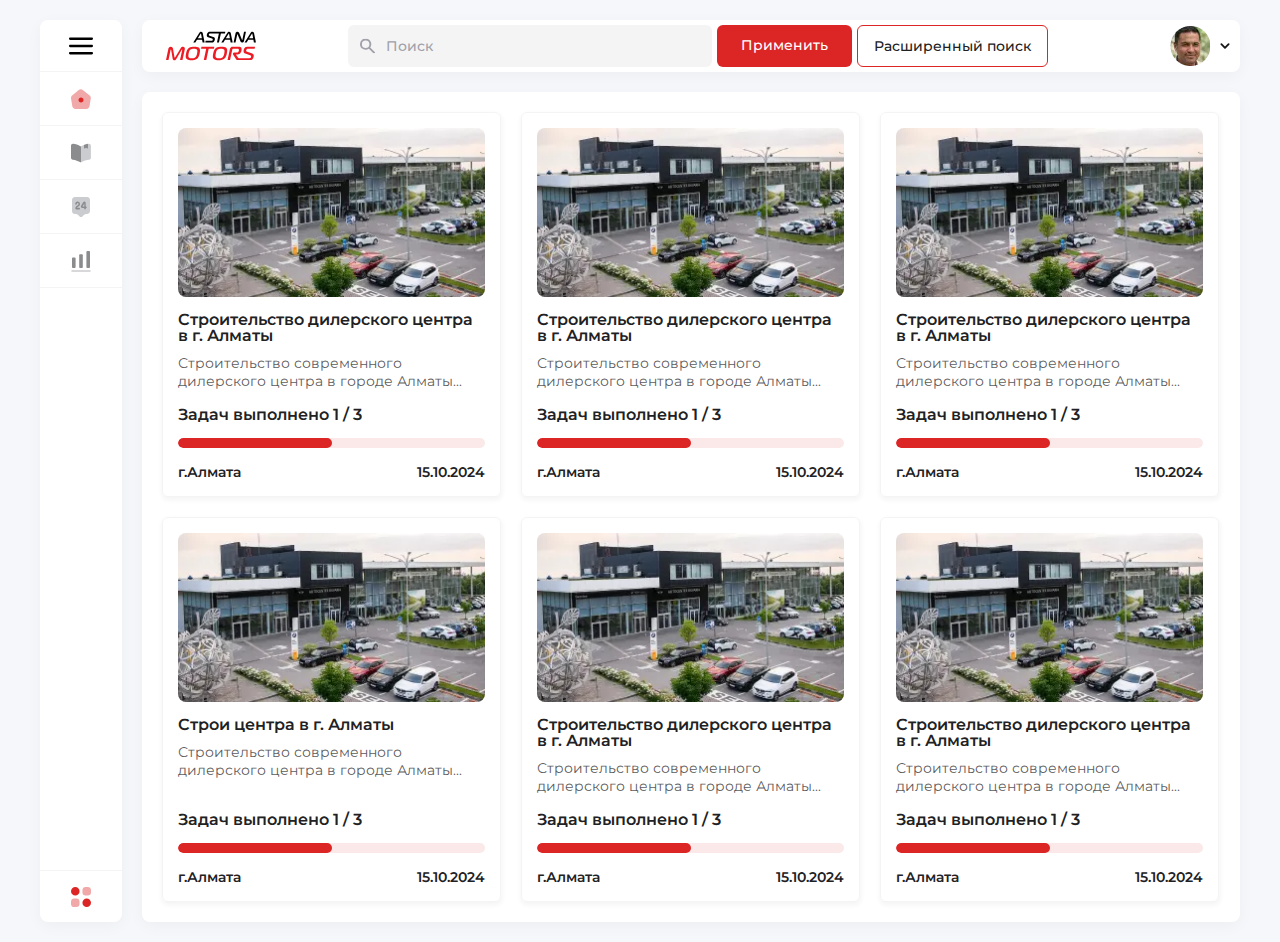
<file: index.html>
<!DOCTYPE html>
<html>
  <head>
    <meta charset="UTF-8">
    <meta http-equiv="X-UA-Compatible" content="IE=edge">
    <meta name="viewport" content="width=device-width, initial-scale=1.0">
    <link rel="stylesheet" href="css/style.css">
    <title>Document</title>
  </head>
  <body>
    <div class="wrapper">
      <main class="wrapper__container">
        <div class="wrapper__sidebar">
          <div class="sidebar">
            <div class="sidebar__top">
              <div class="sidebar__item">
                <div class="hamburger">
                  <svg class="hamburger__icon">
                    <use xlink:href="img/icons/icons.svg#hamburger"></use>
                  </svg>
                </div>
              </div>
                <a class="sidebar__item active" href=""><svg version="1.1" id="home" xmlns="http://www.w3.org/2000/svg" xmlns:xlink="http://www.w3.org/1999/xlink" x="0px" y="0px" viewBox="0 0 24 24"  xml:space="preserve" class="sidebar__icon"><path class="light-grey" d="M10.1,2.8L3.1,8.4C2.4,9,1.9,10.3,2,11.3l1.3,8c0.2,1.4,1.6,2.6,3,2.6h11.2c1.4,0,2.8-1.2,3-2.6l1.3-8c0.2-1-0.3-2.3-1.1-2.9l-6.9-5.5C12.9,2,11.1,2,10.1,2.8z"/><path class="path-grey" d="M12,15.5c1.4,0,2.5-1.1,2.5-2.5s-1.1-2.5-2.5-2.5S9.5,11.6,9.5,13S10.6,15.5,12,15.5z"/></svg></a>
                <a class="sidebar__item" href=""><svg version="1.1" id="book-saved" xmlns="http://www.w3.org/2000/svg" xmlns:xlink="http://www.w3.org/1999/xlink" x="0px" y="0px" class="sidebar__icon" viewBox="0 0 24 24"  xml:space="preserve"><path class="light-grey" d="M12,5.3v16c0.2,0,0.4,0,0.5-0.1l0,0c1.9-1.1,5.3-2.2,7.4-2.4l0.3,0c1-0.1,1.7-1,1.7-2V4.7c0-1.2-1-2.1-2.2-2c-2.1,0.2-5.3,1.2-7.1,2.3l-0.2,0.1C12.4,5.2,12.2,5.3,12,5.3z"/><path class="path-grey" d="M2,4.7v12.1c0,1,0.8,1.9,1.7,2l0.3,0c2.2,0.3,5.5,1.4,7.5,2.5c0.1,0.1,0.3,0.1,0.5,0.1v-16c-0.2,0-0.4-0.1-0.5-0.1l-0.2-0.1c-1.8-1.1-5-2.2-7.1-2.4H4.2C3,2.6,2,3.5,2,4.7z"/><path class="path-grey" d="M19,2.8v4.3c0,0.4-0.4,0.6-0.8,0.4L17,6.7l-1.2,0.8c-0.3,0.2-0.8,0-0.8-0.4V3.9C16.3,3.4,17.8,3,19,2.8z"/></svg></a>
                <a class="sidebar__item" href=""><svg version="1.1" id="24-support" xmlns="http://www.w3.org/2000/svg" xmlns:xlink="http://www.w3.org/1999/xlink" x="0px" y="0px" class="sidebar__icon" viewBox="0 0 24 24" xml:space="preserve"><path class="light-grey" d="M18,18.9h-0.8c-0.8,0-1.6,0.3-2.1,0.9l-1.7,1.7c-0.8,0.8-2.1,0.8-2.8,0l-1.7-1.7c-0.6-0.6-1.3-0.9-2.1-0.9H6c-1.7,0-3-1.3-3-3V5c0-1.6,1.3-3,3-3h12c1.7,0,3,1.3,3,3v10.9C21,17.5,19.7,18.9,18,18.9z"/><path class="path-grey" d="M10.4,14.5H7.7c-0.4,0-0.8-0.2-1.1-0.6c-0.2-0.3-0.3-0.8-0.2-1.2c0.3-1.1,1.2-1.7,2-2.2c0.8-0.5,1.2-0.9,1.2-1.5c0-0.5-0.4-0.9-0.9-0.9c-0.5,0-0.9,0.4-0.9,0.9c0,0.4-0.3,0.8-0.8,0.8c-0.4,0-0.8-0.3-0.8-0.8c0-1.3,1.1-2.4,2.4-2.4c1.4,0,2.4,1.1,2.4,2.4c0,1.4-1.1,2.1-1.9,2.7c-0.5,0.4-1,0.7-1.3,1.1h2.4c0.4,0,0.8,0.3,0.8,0.8S10.8,14.5,10.4,14.5z"/><path class="path-grey" d="M16,14.5c-0.4,0-0.8-0.3-0.8-0.8v-0.7h-2c0,0,0,0,0,0c-0.5,0-0.9-0.3-1.2-0.7c-0.2-0.4-0.2-1,0-1.4c0.7-1.2,1.5-2.5,2.2-3.7c0.3-0.5,0.9-0.7,1.5-0.6c0.6,0.2,1,0.7,1,1.3v3.5H17c0.4,0,0.8,0.3,0.8,0.8s-0.3,0.8-0.8,0.8h-0.2v0.7C16.8,14.2,16.5,14.5,16,14.5z M15.3,8.6c-0.6,1-1.2,2-1.8,2.9h1.8V8.6z"/></svg></a>
                <a class="sidebar__item" href=""><svg version="1.1" id="chart" xmlns="http://www.w3.org/2000/svg" xmlns:xlink="http://www.w3.org/1999/xlink" x="0px" y="0px" class="sidebar__icon" viewBox="0 0 24 24" xml:space="preserve"><path class="light-grey" d="M21,22.8H3c-0.4,0-0.8-0.3-0.8-0.8s0.3-0.8,0.8-0.8h18c0.4,0,0.8,0.3,0.8,0.8S21.4,22.8,21,22.8z"/><path class="path-grey" d="M5.6,8.4H4c-0.5,0-1,0.4-1,1V18c0,0.5,0.5,1,1,1h1.6c0.6,0,1-0.5,1-1V9.4C6.6,8.8,6.1,8.4,5.6,8.4z"/><path class="path-grey" d="M12.8,5.2h-1.6c-0.6,0-1,0.4-1,1V18c0,0.5,0.4,1,1,1h1.6c0.6,0,1-0.5,1-1V6.2C13.8,5.6,13.3,5.2,12.8,5.2z"/><path class="path-grey" d="M20,2h-1.6c-0.6,0-1,0.5-1,1v15c0,0.5,0.4,1,1,1H20c0.5,0,1-0.5,1-1V3C21,2.5,20.5,2,20,2z"/></svg></a>
            </div>
            <div class="sidebar__bottom"><a class="sidebar__item" href="">
                <svg class="sidebar__icon">
                  <use xlink:href="img/icons/icons.svg#category-2"></use>
                </svg></a></div>
          </div>
        </div>
        <div class="wrapper__main">
          <header class="header">
            <div class="header__block"><a class="logo" href="index.html">
                <svg class="logo__icon">
                  <use xlink:href="img/icons/icons.svg#logo"></use>
                </svg></a>
              <div class="header__search">
                <div class="search">
                  <div class="search__item">
                    <svg class="search__icon">
                      <use xlink:href="img/icons/icons.svg#search"></use>
                    </svg>
                    <input class="search__input" type="text" placeholder="Поиск">
                  </div><a class="btn btn--accent" href=""><span class="btn__medium btn__medium--red">Применить</span></a>
                    <a class="btn btn--bordered" href=""><span class="btn__medium btn__medium--red-outline">Расширенный поиск</span></a>
                </div>
              </div>
              <div class="header__profile">
                <div class="profile-menu" id="menu">
                  <div class="profile-menu__item">
                    <div class="profile-menu__image">
                        <picture><source srcset="img/Avatar.webp, img/Avatar@2x.webp 2x" type="image/webp">
                            <img src="img/Avatar.png" srcset="img/Avatar@2x.png 2x" alt=""></picture>
                    </div>
                    <svg class="profile-menu__icon">
                      <use xlink:href="img/icons/icons.svg#down"></use>
                    </svg>
                  </div>
                </div>
                  <div class="profile__dropdown" id="dropdown">
                      <div class="profile__dropdown-user">
                          <picture><source srcset="img/Avatar.webp, img/Avatar@2x.webp 2x" type="image/webp">
                              <img src="img/Avatar.png" srcset="img/Avatar@2x.png 2x" alt=""></picture>
                          <h4 class="profile__username">Тихомиров П.А</h4>
                      </div>
                      <div class="profile__dropdown--links">
                          <a href="" class="profile__dropdown--link">
                              <svg xmlns="http://www.w3.org/2000/svg" width="24" height="24" viewBox="0 0 24 24" fill="none">
                                  <path d="M11.999 16.5V16.5396M9.75 9.22999C9.75 7.96388 10.7574 6.9375 12 6.9375C13.2426 6.9375 14.25 7.96388 14.25 9.22999C14.25 10.4961 13.2426 11.5225 12 11.5225C12 11.5225 11.999 12.2067 11.999 13.0508M21 12C21 16.9706 16.9706 21 12 21C7.02944 21 3 16.9706 3 12C3 7.02944 7.02944 3 12 3C16.9706 3 21 7.02944 21 12Z" stroke="#DC2626" stroke-width="2" stroke-linecap="round" stroke-linejoin="round"/>
                              </svg>
                              Справка
                          </a>
                          <a href="" class="profile__dropdown--link">
                              <svg xmlns="http://www.w3.org/2000/svg"  viewBox="0 0 24 24" fill="none" id="logout">
                                  <path d="M14.6471 7.8001V5.7001C14.6471 5.14314 14.424 4.609 14.0268 4.21517C13.6297 3.82135 13.091 3.6001 12.5294 3.6001H5.11765C4.55601 3.6001 4.01738 3.82135 3.62024 4.21517C3.22311 4.609 3 5.14314 3 5.7001V18.3001C3 18.8571 3.22311 19.3912 3.62024 19.785C4.01738 20.1788 4.55601 20.4001 5.11765 20.4001H12.5294C13.091 20.4001 13.6297 20.1788 14.0268 19.785C14.424 19.3912 14.6471 18.8571 14.6471 18.3001V16.2001M8.29412 12.0001H21M21 12.0001L17.8235 8.8501M21 12.0001L17.8235 15.1501" stroke="#DC2626" stroke-width="2" stroke-linecap="round" stroke-linejoin="round"/>
                              </svg>
                              Выйти
                          </a>
                      </div>
                      <div class="profile__dropdown--mode">
                          Темный режим
                          <label for="mode" class="switch">
                              <input type="checkbox" name="mode" id="mode">
                              <span class="slider round"></span>
                          </label>
                      </div>
                  </div>
              </div>
            </div>
          </header>
          <div class="wrapper__content">
            <div class="wrapper__block">
              <div class="cards-grid">
                <div class="cards-grid__col"><a class="card-item" href="#" data-hystmodal="#myModal">
                    <div class="card-item__block">
                      <div class="card-item__image"><picture><source srcset="img/imageCard.webp, img/imageCard@2x.webp 2x" type="image/webp"><img src="img/imageCard.png" srcset="img/imageCard@2x.png 2x" alt=""></picture></div>
                      <div class="card-item__body">
                        <div class="card-item__top">
                          <div class="card-item__title">Строительство дилерского центра в г. Алматы</div>
                          <div class="card-item__descr">Строительство современного дилерского центра в городе Алматы...</div>
                        </div>
                        <div class="card-progress">
                          <div class="card-progress__title">Задач выполнено 1 / 3</div>
                          <div class="card-progress__line"><span class="card-progress__fill"></span></div>
                          <div class="card-progress__bottom">
                            <div class="card-progress__city">г.Алмата</div>
                            <div class="card-progress__date">15.10.2024</div>
                          </div>
                        </div>
                      </div>
                    </div></a></div>
                <div class="cards-grid__col"><a class="card-item" href="#" data-hystmodal="#myModal">
                    <div class="card-item__block">
                      <div class="card-item__image"><picture><source srcset="img/imageCard.webp, img/imageCard@2x.webp 2x" type="image/webp"><img src="img/imageCard.png" srcset="img/imageCard@2x.png 2x" alt=""></picture></div>
                      <div class="card-item__body">
                        <div class="card-item__top">
                          <div class="card-item__title">Строительство дилерского центра в г. Алматы</div>
                          <div class="card-item__descr">Строительство современного дилерского центра в городе Алматы...</div>
                        </div>
                        <div class="card-progress">
                          <div class="card-progress__title">Задач выполнено 1 / 3</div>
                          <div class="card-progress__line"><span class="card-progress__fill"></span></div>
                          <div class="card-progress__bottom">
                            <div class="card-progress__city">г.Алмата</div>
                            <div class="card-progress__date">15.10.2024</div>
                          </div>
                        </div>
                      </div>
                    </div></a></div>
                <div class="cards-grid__col"><a class="card-item" href="#" data-hystmodal="#myModal">
                    <div class="card-item__block">
                      <div class="card-item__image"><picture><source srcset="img/imageCard.webp, img/imageCard@2x.webp 2x" type="image/webp"><img src="img/imageCard.png" srcset="img/imageCard@2x.png 2x" alt=""></picture></div>
                      <div class="card-item__body">
                        <div class="card-item__top">
                          <div class="card-item__title">Строительство дилерского центра в г. Алматы</div>
                          <div class="card-item__descr">Строительство современного дилерского центра в городе Алматы...</div>
                        </div>
                        <div class="card-progress">
                          <div class="card-progress__title">Задач выполнено 1 / 3</div>
                          <div class="card-progress__line"><span class="card-progress__fill"></span></div>
                          <div class="card-progress__bottom">
                            <div class="card-progress__city">г.Алмата</div>
                            <div class="card-progress__date">15.10.2024</div>
                          </div>
                        </div>
                      </div>
                    </div></a></div>
                <div class="cards-grid__col"><a class="card-item" href="#" data-hystmodal="#myModal">
                    <div class="card-item__block">
                      <div class="card-item__image"><picture><source srcset="img/imageCard.webp, img/imageCard@2x.webp 2x" type="image/webp"><img src="img/imageCard.png" srcset="img/imageCard@2x.png 2x" alt=""></picture></div>
                      <div class="card-item__body">
                        <div class="card-item__top">
                          <div class="card-item__title">Строи центра в г. Алматы</div>
                          <div class="card-item__descr">Строительство современного дилерского центра в городе Алматы...</div>
                        </div>
                        <div class="card-progress">
                          <div class="card-progress__title">Задач выполнено 1 / 3</div>
                          <div class="card-progress__line"><span class="card-progress__fill"></span></div>
                          <div class="card-progress__bottom">
                            <div class="card-progress__city">г.Алмата</div>
                            <div class="card-progress__date">15.10.2024</div>
                          </div>
                        </div>
                      </div>
                    </div></a></div>
                <div class="cards-grid__col"><a class="card-item" href="#" data-hystmodal="#myModal">
                    <div class="card-item__block">
                      <div class="card-item__image"><picture><source srcset="img/imageCard.webp, img/imageCard@2x.webp 2x" type="image/webp"><img src="img/imageCard.png" srcset="img/imageCard@2x.png 2x" alt=""></picture></div>
                      <div class="card-item__body">
                        <div class="card-item__top">
                          <div class="card-item__title">Строительство дилерского центра в г. Алматы</div>
                          <div class="card-item__descr">Строительство современного дилерского центра в городе Алматы...</div>
                        </div>
                        <div class="card-progress">
                          <div class="card-progress__title">Задач выполнено 1 / 3</div>
                          <div class="card-progress__line"><span class="card-progress__fill"></span></div>
                          <div class="card-progress__bottom">
                            <div class="card-progress__city">г.Алмата</div>
                            <div class="card-progress__date">15.10.2024</div>
                          </div>
                        </div>
                      </div>
                    </div></a></div>
                <div class="cards-grid__col"><a class="card-item" href="#" data-hystmodal="#myModal">
                    <div class="card-item__block">
                      <div class="card-item__image"><picture><source srcset="img/imageCard.webp, img/imageCard@2x.webp 2x" type="image/webp"><img src="img/imageCard.png" srcset="img/imageCard@2x.png 2x" alt=""></picture></div>
                      <div class="card-item__body">
                        <div class="card-item__top">
                          <div class="card-item__title">Строительство дилерского центра в г. Алматы</div>
                          <div class="card-item__descr">Строительство современного дилерского центра в городе Алматы...</div>
                        </div>
                        <div class="card-progress">
                          <div class="card-progress__title">Задач выполнено 1 / 3</div>
                          <div class="card-progress__line"><span class="card-progress__fill"></span></div>
                          <div class="card-progress__bottom">
                            <div class="card-progress__city">г.Алмата</div>
                            <div class="card-progress__date">15.10.2024</div>
                          </div>
                        </div>
                      </div>
                    </div></a></div>
              </div>
            </div>
          </div>
        </div>
      </main>
    </div>
    <div class="hystmodal" id="myModal" aria-hidden="true">
      <div class="hystmodal__wrap">
        <div class="hystmodal__window" role="dialog" aria-modal="true">
          <div class="hystmodal__block">
            <button class="hystmodal__close" data-hystclose>
              <svg class="hystmodal__iconClose">
                <use xlink:href="img/icons/icons.svg#close"></use>
              </svg>
            </button>
            <div class="hystmodal__item">
              <div class="hystmodal__title">Строительство дилерского центра в г. Алматы</div>
              <div class="hystmodal__label">В разработке</div>
            </div>
            <div class="hystmodal__item">
              <ul class="hystmodal-nav tabs-nav">
                <li class="hystmodal-nav__item tab tab--active" data-id="tab-1"><span class="hystmodal-nav__label">Проектирование</span></li>
                <li class="hystmodal-nav__item tab" data-id="tab-2"><span class="hystmodal-nav__label">Строительство</span></li>
                <li class="hystmodal-nav__item tab" data-id="tab-3"><span class="hystmodal-nav__label">Ввод в эксплуатацию</span></li>
                <li class="hystmodal-nav__item tab" data-id="tab-4"><span class="hystmodal-nav__label">Завершение проекта</span></li>
              </ul>
            </div>
            <div class="hystmodal__item">
              <div class="tabs-content">
                <div class="content content--active" id="tab-1">
                  <div class="hystmodal-nav-content">
                    <div class="hystmodal-nav-content__wrapper">
                      <ul class="hystmodal-nav-content__inner">
                        <li class="hystmodal-nav-content__item tab-inner tab-inner--active" data-id="content-1"><span class="hystmodal-nav-content__label">Общие</span></li>
                        <li class="hystmodal-nav-content__item tab-inner" data-id="content-2"><span class="hystmodal-nav-content__label">Задачи</span></li>
                        <li class="hystmodal-nav-content__item tab-inner" data-id="content-3"><span class="hystmodal-nav-content__label">Документы</span></li>
                        <li class="hystmodal-nav-content__item tab-inner" data-id="content-4"><span class="hystmodal-nav-content__label">Порядок работы</span></li>
                        <li class="hystmodal-nav-content__item tab-inner" data-id="content-5"><span class="hystmodal-nav-content__label">Согласование</span></li>
                      </ul>
                    </div>
                    <div class="hystmodal-nav-content__block">
                      <div class="tabs-content">
                        <div class="content-inner content-inner--active" id="content-1">
                          <div class="content-inner__wrap">
                            <div class="content-inner__image"><picture><source srcset="img/imageCardModal.webp, img/imageCardModal@2x.webp 2x" type="image/webp"><img src="img/imageCardModal.png" srcset="img/imageCardModal@2x.png 2x" alt=""></picture></div>
                            <div class="content-inner__wrapper">
                              <p class="content-inner__text">Строительство современного дилерского центра в городе Алматы началось в начале 2023 года и продолжалось более двух лет.
                                  <br>Центр будет предоставлять широкий спектр услуг, включая продажу автомобилей, техническое  обслуживание, запасные части и многое другое.</p>
                              <div class="content-inner__info">
                                <div class="content-inner__info-left">Название проекта:</div>
                                <div class="content-inner__info-right">Дилерский центр</div>
                              </div>
                              <div class="content-inner__info">
                                <div class="content-inner__info-left">Страна:</div>
                                <div class="content-inner__info-right">Казахстан</div>
                              </div>
                              <div class="content-inner__info">
                                <div class="content-inner__info-left">Город:</div>
                                <div class="content-inner__info-right">Алматы</div>
                              </div>
                              <div class="content-inner__info">
                                <div class="content-inner__info-left">Срок проекта</div>
                                <div class="content-inner__info-right">20 декабря 2024</div>
                              </div>
                              <div class="content-inner__info">
                                <div class="content-inner__info-left">Руководитель проекта</div>
                                <div class="content-inner__info-right">Суровикин А.С</div>
                              </div>
                              <div class="content-inner__info">
                                <div class="content-inner__info-left">Назначенный директор</div>
                                <div class="content-inner__info-right">Лужницкий Д.В</div>
                              </div>
                              <div class="content-inner__info">
                                <div class="content-inner__info-left">Бюджет</div>
                                <div class="content-inner__info-right">25 051 730 тен.</div>
                              </div>
                            </div>
                          </div>
                        </div>
                        <div class="content-inner" id="content-2">
                            <div class="content-inner__wrap f-column">
                                <div class="tasks__actions">
                                    <a href="" class="btn btn--accent btn--action">
                                        <span class="btn__medium btn__medium--red">Добавить задачу</span>
                                        </a>
                                </div>
                                <div class="task__list">
                                    <div class="task__item">
                                       <h2 class="task__title">Завершить строительство фундамента</h2>
                                        <p>Статус проекта: <span class="status status--success">Выполнено</span></p>
                                    </div>
                                    <div class="task__item">
                                        <h2 class="task__title">Начать возведение стен</h2>
                                        <p>Статус проекта: <span class="status status--success">Выполнено</span></p>
                                    </div>
                                    <div class="task__item">
                                        <h2 class="task__title">Провести коммуникации</h2>
                                        <p>Статус проекта: <span class="status status--in-progress">В процессе</span></p>
                                    </div>
                                    <div class="task__item">
                                        <h2 class="task__title">Начать возведение стен</h2>
                                        <p>Статус проекта: <span class="status status--in-progress">В процессе</span></p>
                                    </div>
                                    <div class="task__item">
                                        <h2 class="task__title">Начать возведение стен</h2>
                                        <p>Статус проекта: <span class="status status--opened">Не начато</span></p>
                                    </div>
                                    <div class="task__item">
                                        <h2 class="task__title">Завершить строительство фундамента</h2>
                                        <p>Статус проекта: <span class="status status--opened">Не начато</span></p>
                                    </div>

                                </div>
                            </div>
                        </div>
                        <div class="content-inner" id="content-3">
                            <div class="content-inner__wrap f-column">
                                <div class="document__actions">
                                    <a href="" class="btn btn--accent btn--action">
                                        <span class="btn__medium btn__medium--red">Добавить задачу</span>
                                    </a>
                                </div>
                                <div class="documents">
                                    <h2 class="documents__title">Служебные записки</h2>
                                    <div class="document__list">
                                        <div class="document__item">
                                            <h2 class="document__title">Записка о закупке материала</h2>
                                            <p>Дата: <span >15.09.2024</span></p>
                                        </div>
                                        <div class="document__item">
                                            <h2 class="document__title">Записка о найме персонала</h2>
                                            <p>Дата: <span class="status status--success">17.09.2024</span></p>
                                        </div>
                                    </div>
                                </div>
                                <div class="documents">
                                    <h2 class="documents__title">Договоры</h2>
                                    <div class="document__list">
                                        <div class="document__item">
                                            <h2 class="document__title">Договор с подрядчиком</h2>
                                            <p>Дата: <span >15.09.2024</span></p>
                                        </div>
                                        <div class="document__item">
                                            <h2 class="document__title">Договор аренды</h2>
                                            <p>Дата: <span class="status status--success">17.09.2024</span></p>
                                        </div>
                                    </div>
                                </div>

                            </div>
                        </div>
                        <div class="content-inner" id="content-4">

                            <div class="content-inner__wrap f-column">
                                <div class="document__actions">
                                    <a href="" class="btn btn--accent btn--action">
                                        <span class="btn__medium btn__medium--red">Добавить задачу</span>
                                    </a>
                                </div>
                                <div class="month__table">
                                    <table>
                                        <thead>
                                            <tr>
                                                <th></th>
                                                <th colspan="5">1 месяц</th>
                                                <th colspan="13">2 месяц</th>
                                                <th></th>
                                            </tr>
                                        </thead>
                                        <tbody>
                                             <tr>
                                                 <td>Числа</td>
                                                 <td>1</td>
                                                 <td>7</td>
                                                 <td>9</td>
                                                 <td>12</td>
                                                 <td>14</td>
                                                 <td>1</td>
                                                 <td>7</td>
                                                 <td>9</td>
                                                 <td>12</td>
                                                 <td>14</td>
                                                 <td>16</td>
                                                 <td>17</td>
                                                 <td>21</td>
                                                 <td>23</td>
                                                 <td>27</td>
                                                 <td>29</td>
                                                 <td>30</td>
                                                 <td>31</td>
                                                 <td></td>
                                             </tr>
                                             <tr>
                                                 <td>Открытие ИП</td>
                                                 <td class="col__orange"></td>
                                                 <td class="col__orange"></td>
                                                 <td></td>
                                                 <td></td>
                                                 <td></td>
                                                 <td class="col__orange"></td>
                                                 <td class="col__orange"></td>
                                                 <td class="col__orange"></td>
                                                 <td class="col__orange"></td>
                                                 <td class="col__orange"></td>
                                                 <td></td>
                                                 <td></td>
                                                 <td></td>
                                                 <td></td>
                                                 <td></td>
                                                 <td></td>
                                                 <td></td>
                                                 <td></td>
                                                 <td></td>
                                             </tr>
                                             <tr>
                                                 <td>Закупка мебели</td>
                                                 <td></td>
                                                 <td></td>
                                                 <td class="col__purple"></td>
                                                 <td class="col__purple"></td>
                                                 <td class="col__purple"></td>
                                                 <td></td>
                                                 <td></td>
                                                 <td></td>
                                                 <td></td>
                                                 <td></td>
                                                 <td class="col__purple"></td>
                                                 <td class="col__purple"></td>
                                                 <td class="col__purple"></td>
                                                 <td></td>
                                                 <td></td>
                                                 <td></td>
                                                 <td></td>
                                                 <td></td>
                                                 <td></td>
                                             </tr>
                                             <tr>
                                                 <td>Создание рекламы</td>
                                                 <td></td>
                                                 <td></td>
                                                 <td></td>
                                                 <td class="col__blue"></td>
                                                 <td class="col__blue"></td>
                                                 <td></td>
                                                 <td></td>
                                                 <td></td>
                                                 <td></td>
                                                 <td></td>
                                                 <td></td>
                                                 <td></td>
                                                 <td></td>
                                                 <td class="col__blue"></td>
                                                 <td></td>
                                                 <td></td>
                                                 <td></td>
                                                 <td></td>
                                                 <td></td>
                                             </tr>
                                             <tr>
                                                 <td>Товаронаполнение</td>
                                                 <td></td>
                                                 <td></td>
                                                 <td></td>
                                                 <td></td>
                                                 <td></td>
                                                 <td></td>
                                                 <td></td>
                                                 <td></td>
                                                 <td></td>
                                                 <td></td>
                                                 <td></td>
                                                 <td></td>
                                                 <td></td>
                                                 <td></td>
                                                 <td class="col__red"></td>
                                                 <td class="col__red"></td>
                                                 <td></td>
                                                 <td></td>
                                                 <td></td>
                                             </tr>
                                        </tbody>
                                    </table>
                                </div>
                            </div>
                        </div>
                        <div class="content-inner" id="content-5">
                            <div class="content-inner__wrap f-column">
                                <ul class="content-inner__tabs">
                                    <li class="content-inner__tab tab-btn tab-btn--active" data-id="content-inner-1">IT</li>
                                    <li class="content-inner__tab tab-btn " data-id="content-inner-2">Маркетинг</li>
                                    <li class="content-inner__tab tab-btn " data-id="content-inner-3">HR</li>
                                    <li class="content-inner__tab tab-btn " data-id="content-inner-4">Кибербезопасность</li>
                                </ul>
                                <div class="content-inner__tabs-content">
                                    <div class="content-inner__tab-content content-inner--active" id="content-inner-1">
                                        <div class="coordination__list ">
                                            <div class="coordination__item">
                                                <h2 class="coordination__title">
                                                    1. Менеджер по IT - Alexey Erastov
                                                </h2>
                                                <p>Состояние: <span class="status--success">Согласовано</span></p>
                                                <p>Тип согласования: <span class="status--success">Последовательно</span></p>
                                                <p>Факт завершения: <span class="status--success">17.09.2024, 15:30</span> </p>
                                                <p>Комментарий: <span class="status--opened">Например, применение шаблонов  проектирования (как MVC или MVP).</span></p>
                                                <a href="#" class="btn btn--accent">
                                                    <span class="btn__medium btn__medium--red">Изменить статус</span>
                                                </a>
                                            </div>
                                            <div class="coordination__item">
                                                <h2 class="coordination__title">
                                                    2. Системный администратор - Alexey Erastov
                                                </h2>
                                                <p>Состояние: <span class="status--in-progress">Возращено на доработку</span></p>
                                                <p>Тип согласования: <span class="status--in-progress">Последовательно</span></p>
                                                <p>Факт завершения: <span class="status--in-progress">17.09.2024, 15:30</span> </p>
                                                <p>Комментарий: <span class="status--opened">Например, применение шаблонов  проектирования (как MVC или MVP).</span></p>
                                                <a href="#" class="btn btn--accent">
                                                    <span class="btn__medium btn__medium--red">Изменить статус</span>
                                                </a>
                                            </div>
                                        </div>
                                    </div>
                                    <div class="content-inner__tab-content" id="content-inner-2">
                                        <div class="coordination__list ">
                                            <div class="coordination__item">
                                                <h2 class="coordination__title">
                                                    3. Менеджер по IT - Alexey Erastov
                                                </h2>
                                                <p>Состояние: <span class="status--success">Согласовано</span></p>
                                                <p>Тип согласования: <span class="status--success">Последовательно</span></p>
                                                <p>Факт завершения: <span class="status--success">17.09.2024, 15:30</span> </p>
                                                <p>Комментарий: <span class="status--opened">Например, применение шаблонов  проектирования (как MVC или MVP).</span></p>
                                                <a href="#" class="btn btn--accent">
                                                    <span class="btn__medium btn__medium--red">Изменить статус</span>
                                                </a>
                                            </div>
                                            <div class="coordination__item">
                                                <h2 class="coordination__title">
                                                    4. Системный администратор - Alexey Erastov
                                                </h2>
                                                <p>Состояние: <span class="status--in-progress">Возращено на доработку</span></p>
                                                <p>Тип согласования: <span class="status--in-progress">Последовательно</span></p>
                                                <p>Факт завершения: <span class="status--in-progress">17.09.2024, 15:30</span> </p>
                                                <p>Комментарий: <span class="status--opened">Например, применение шаблонов  проектирования (как MVC или MVP).</span></p>
                                                <a href="#" class="btn btn--accent">
                                                    <span class="btn__medium btn__medium--red">Изменить статус</span>
                                                </a>
                                            </div>
                                        </div>
                                    </div>
                                    <div class="content-inner__tab-content" id="content-inner-3">
                                        <div class="coordination__list ">
                                            <div class="coordination__item">
                                                <h2 class="coordination__title">
                                                    5. Менеджер по IT - Alexey Erastov
                                                </h2>
                                                <p>Состояние: <span class="status--success">Согласовано</span></p>
                                                <p>Тип согласования: <span class="status--success">Последовательно</span></p>
                                                <p>Факт завершения: <span class="status--success">17.09.2024, 15:30</span> </p>
                                                <p>Комментарий: <span class="status--opened">Например, применение шаблонов  проектирования (как MVC или MVP).</span></p>
                                                <a href="#" class="btn btn--accent">
                                                    <span class="btn__medium btn__medium--red">Изменить статус</span>
                                                </a>
                                            </div>
                                            <div class="coordination__item">
                                                <h2 class="coordination__title">
                                                    6. Системный администратор - Alexey Erastov
                                                </h2>
                                                <p>Состояние: <span class="status--in-progress">Возращено на доработку</span></p>
                                                <p>Тип согласования: <span class="status--in-progress">Последовательно</span></p>
                                                <p>Факт завершения: <span class="status--in-progress">17.09.2024, 15:30</span> </p>
                                                <p>Комментарий: <span class="status--opened">Например, применение шаблонов  проектирования (как MVC или MVP).</span></p>
                                                <a href="#" class="btn btn--accent">
                                                    <span class="btn__medium btn__medium--red">Изменить статус</span>
                                                </a>
                                            </div>
                                        </div>
                                    </div>
                                    <div class="content-inner__tab-content" id="content-inner-4">
                                        <div class="coordination__list ">
                                            <div class="coordination__item">
                                                <h2 class="coordination__title">
                                                    7. Менеджер по IT - Alexey Erastov
                                                </h2>
                                                <p>Состояние: <span class="status--success">Согласовано</span></p>
                                                <p>Тип согласования: <span class="status--success">Последовательно</span></p>
                                                <p>Факт завершения: <span class="status--success">17.09.2024, 15:30</span> </p>
                                                <p>Комментарий: <span class="status--opened">Например, применение шаблонов  проектирования (как MVC или MVP).</span></p>
                                                <a href="#" class="btn btn--accent">
                                                    <span class="btn__medium btn__medium--red">Изменить статус</span>
                                                </a>
                                            </div>
                                            <div class="coordination__item">
                                                <h2 class="coordination__title">
                                                    8. Системный администратор - Alexey Erastov
                                                </h2>
                                                <p>Состояние: <span class="status--in-progress">Возращено на доработку</span></p>
                                                <p>Тип согласования: <span class="status--in-progress">Последовательно</span></p>
                                                <p>Факт завершения: <span class="status--in-progress">17.09.2024, 15:30</span> </p>
                                                <p>Комментарий: <span class="status--opened">Например, применение шаблонов  проектирования (как MVC или MVP).</span></p>
                                                <a href="#" class="btn btn--accent">
                                                    <span class="btn__medium btn__medium--red">Изменить статус</span>
                                                </a>
                                            </div>
                                        </div>
                                    </div>
                                </div>
                            </div>
                        </div>
                      </div>
                    </div>
                  </div>
                </div>
                <div class="content" id="tab-2">
                  <p>sldjflskjdf</p>
                </div>
                <div class="content" id="tab-3">
                  <p>sdf</p>
                </div>
                <div class="content" id="tab-4">
                  <p>sldjflskjdf</p>
                </div>
                <div class="content" id="tab-5">
                  <p>sdf</p>
                </div>
              </div>
            </div>
          </div>
        </div>
      </div>
    </div>
  </body>
  <script src="js/app.js?_v=20241027205056"></script>
</html>
</file>
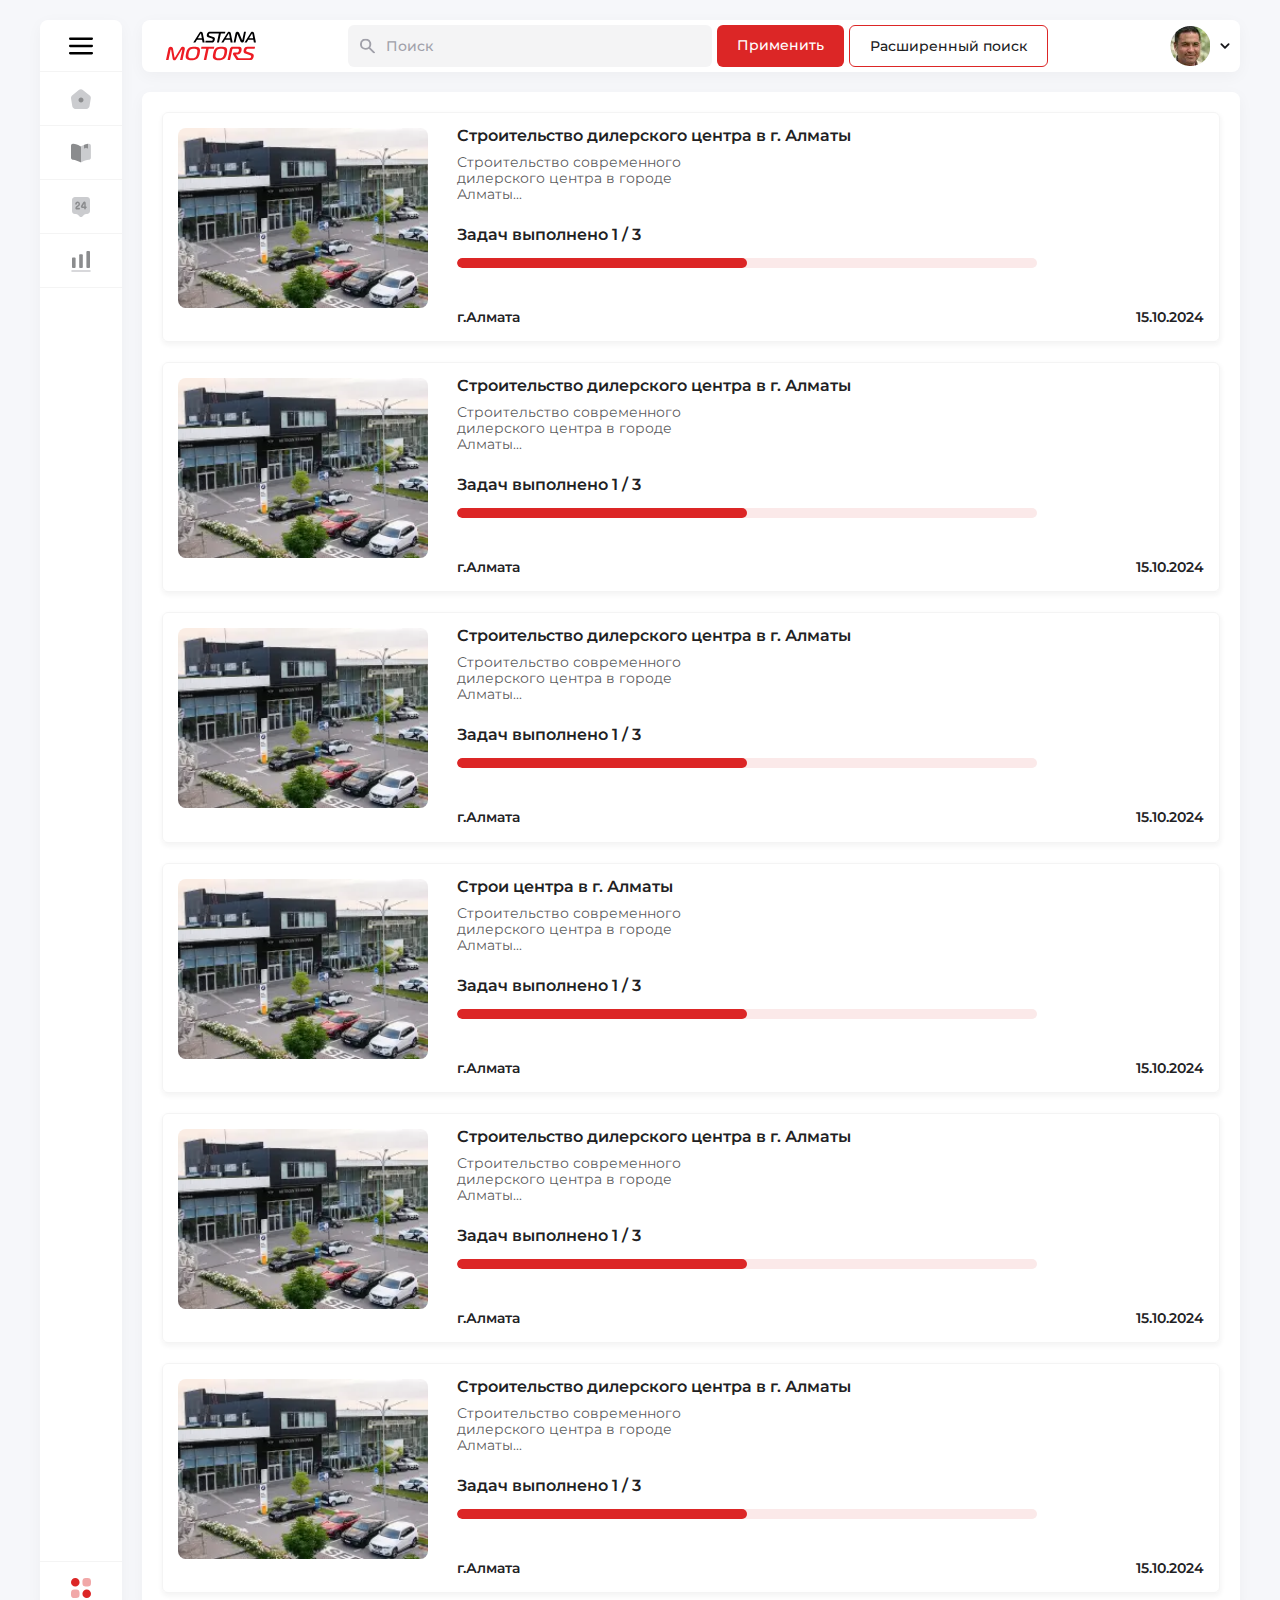
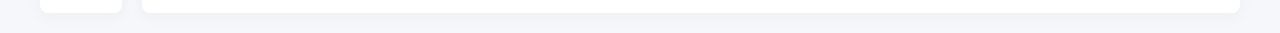
<file: index-wide.html>
<!DOCTYPE html>
<html>
  <head>
    <meta charset="UTF-8">
    <meta http-equiv="X-UA-Compatible" content="IE=edge">
    <meta name="viewport" content="width=device-width, initial-scale=1.0">
    <link rel="stylesheet" href="css/style.css">
    <title>Document</title>
  </head>
  <body>
    <div class="wrapper">
      <main class="wrapper__container">
        <div class="wrapper__sidebar">
          <div class="sidebar">
            <div class="sidebar__top">
              <div class="sidebar__item">
                <div class="hamburger">
                  <svg class="hamburger__icon">
                    <use xlink:href="img/icons/icons.svg#hamburger"></use>
                  </svg>
                </div>
              </div><a class="sidebar__item" href=""><svg version="1.1" id="home" xmlns="http://www.w3.org/2000/svg" xmlns:xlink="http://www.w3.org/1999/xlink" x="0px" y="0px" viewBox="0 0 24 24"  xml:space="preserve" class="sidebar__icon"><path class="light-grey" d="M10.1,2.8L3.1,8.4C2.4,9,1.9,10.3,2,11.3l1.3,8c0.2,1.4,1.6,2.6,3,2.6h11.2c1.4,0,2.8-1.2,3-2.6l1.3-8c0.2-1-0.3-2.3-1.1-2.9l-6.9-5.5C12.9,2,11.1,2,10.1,2.8z"/><path class="path-grey" d="M12,15.5c1.4,0,2.5-1.1,2.5-2.5s-1.1-2.5-2.5-2.5S9.5,11.6,9.5,13S10.6,15.5,12,15.5z"/></svg></a><a class="sidebar__item" href=""><svg version="1.1" id="book-saved" xmlns="http://www.w3.org/2000/svg" xmlns:xlink="http://www.w3.org/1999/xlink" x="0px" y="0px" class="sidebar__icon" viewBox="0 0 24 24"  xml:space="preserve"><path class="light-grey" d="M12,5.3v16c0.2,0,0.4,0,0.5-0.1l0,0c1.9-1.1,5.3-2.2,7.4-2.4l0.3,0c1-0.1,1.7-1,1.7-2V4.7c0-1.2-1-2.1-2.2-2c-2.1,0.2-5.3,1.2-7.1,2.3l-0.2,0.1C12.4,5.2,12.2,5.3,12,5.3z"/><path class="path-grey" d="M2,4.7v12.1c0,1,0.8,1.9,1.7,2l0.3,0c2.2,0.3,5.5,1.4,7.5,2.5c0.1,0.1,0.3,0.1,0.5,0.1v-16c-0.2,0-0.4-0.1-0.5-0.1l-0.2-0.1c-1.8-1.1-5-2.2-7.1-2.4H4.2C3,2.6,2,3.5,2,4.7z"/><path class="path-grey" d="M19,2.8v4.3c0,0.4-0.4,0.6-0.8,0.4L17,6.7l-1.2,0.8c-0.3,0.2-0.8,0-0.8-0.4V3.9C16.3,3.4,17.8,3,19,2.8z"/></svg></a><a class="sidebar__item" href=""><svg version="1.1" id="24-support" xmlns="http://www.w3.org/2000/svg" xmlns:xlink="http://www.w3.org/1999/xlink" x="0px" y="0px" class="sidebar__icon" viewBox="0 0 24 24" xml:space="preserve"><path class="light-grey" d="M18,18.9h-0.8c-0.8,0-1.6,0.3-2.1,0.9l-1.7,1.7c-0.8,0.8-2.1,0.8-2.8,0l-1.7-1.7c-0.6-0.6-1.3-0.9-2.1-0.9H6c-1.7,0-3-1.3-3-3V5c0-1.6,1.3-3,3-3h12c1.7,0,3,1.3,3,3v10.9C21,17.5,19.7,18.9,18,18.9z"/><path class="path-grey" d="M10.4,14.5H7.7c-0.4,0-0.8-0.2-1.1-0.6c-0.2-0.3-0.3-0.8-0.2-1.2c0.3-1.1,1.2-1.7,2-2.2c0.8-0.5,1.2-0.9,1.2-1.5c0-0.5-0.4-0.9-0.9-0.9c-0.5,0-0.9,0.4-0.9,0.9c0,0.4-0.3,0.8-0.8,0.8c-0.4,0-0.8-0.3-0.8-0.8c0-1.3,1.1-2.4,2.4-2.4c1.4,0,2.4,1.1,2.4,2.4c0,1.4-1.1,2.1-1.9,2.7c-0.5,0.4-1,0.7-1.3,1.1h2.4c0.4,0,0.8,0.3,0.8,0.8S10.8,14.5,10.4,14.5z"/><path class="path-grey" d="M16,14.5c-0.4,0-0.8-0.3-0.8-0.8v-0.7h-2c0,0,0,0,0,0c-0.5,0-0.9-0.3-1.2-0.7c-0.2-0.4-0.2-1,0-1.4c0.7-1.2,1.5-2.5,2.2-3.7c0.3-0.5,0.9-0.7,1.5-0.6c0.6,0.2,1,0.7,1,1.3v3.5H17c0.4,0,0.8,0.3,0.8,0.8s-0.3,0.8-0.8,0.8h-0.2v0.7C16.8,14.2,16.5,14.5,16,14.5z M15.3,8.6c-0.6,1-1.2,2-1.8,2.9h1.8V8.6z"/></svg></a><a class="sidebar__item" href=""><svg version="1.1" id="chart" xmlns="http://www.w3.org/2000/svg" xmlns:xlink="http://www.w3.org/1999/xlink" x="0px" y="0px" class="sidebar__icon" viewBox="0 0 24 24" xml:space="preserve"><path class="light-grey" d="M21,22.8H3c-0.4,0-0.8-0.3-0.8-0.8s0.3-0.8,0.8-0.8h18c0.4,0,0.8,0.3,0.8,0.8S21.4,22.8,21,22.8z"/><path class="path-grey" d="M5.6,8.4H4c-0.5,0-1,0.4-1,1V18c0,0.5,0.5,1,1,1h1.6c0.6,0,1-0.5,1-1V9.4C6.6,8.8,6.1,8.4,5.6,8.4z"/><path class="path-grey" d="M12.8,5.2h-1.6c-0.6,0-1,0.4-1,1V18c0,0.5,0.4,1,1,1h1.6c0.6,0,1-0.5,1-1V6.2C13.8,5.6,13.3,5.2,12.8,5.2z"/><path class="path-grey" d="M20,2h-1.6c-0.6,0-1,0.5-1,1v15c0,0.5,0.4,1,1,1H20c0.5,0,1-0.5,1-1V3C21,2.5,20.5,2,20,2z"/></svg></a>
            </div>
            <div class="sidebar__bottom"><a class="sidebar__item" href="">
                <svg class="sidebar__icon">
                  <use xlink:href="img/icons/icons.svg#category-2"></use>
                </svg></a></div>
          </div>
        </div>
        <div class="wrapper__main">
          <header class="header">
            <div class="header__block"><a class="logo" href="index.html">
                <svg class="logo__icon">
                  <use xlink:href="img/icons/icons.svg#logo"></use>
                </svg></a>
              <div class="header__search">
                <div class="search">
                  <div class="search__item">
                    <svg class="search__icon">
                      <use xlink:href="img/icons/icons.svg#search"></use>
                    </svg>
                    <input class="search__input" type="text" placeholder="Поиск">
                  </div><a class="btn btn--accent" href=""><span class="btn__medium">Применить</span></a><a class="btn btn--bordered" href=""><span class="btn__medium">Расширенный поиск</span></a>
                </div>
              </div>
              <div class="header__profile">
                <div class="profile-menu" id="menu">
                  <div class="profile-menu__item">
                    <div class="profile-menu__image"><picture><source srcset="img/Avatar.webp, img/Avatar@2x.webp 2x" type="image/webp"><img src="img/Avatar.png" srcset="img/Avatar@2x.png 2x" alt=""></picture></div>
                    <svg class="profile-menu__icon">
                      <use xlink:href="img/icons/icons.svg#down"></use>
                    </svg>
                  </div>
                </div>
                  <div class="profile__dropdown" id="dropdown">
                      <div class="profile__dropdown-user">
                          <picture><source srcset="img/Avatar.webp, img/Avatar@2x.webp 2x" type="image/webp">
                              <img src="img/Avatar.png" srcset="img/Avatar@2x.png 2x" alt=""></picture>
                          <h4 class="profile__username">Тихомиров П.А</h4>
                      </div>
                      <div class="profile__dropdown--links">
                          <a href="" class="profile__dropdown--link">
                              <svg xmlns="http://www.w3.org/2000/svg" width="24" height="24" viewBox="0 0 24 24" fill="none">
                                  <path d="M11.999 16.5V16.5396M9.75 9.22999C9.75 7.96388 10.7574 6.9375 12 6.9375C13.2426 6.9375 14.25 7.96388 14.25 9.22999C14.25 10.4961 13.2426 11.5225 12 11.5225C12 11.5225 11.999 12.2067 11.999 13.0508M21 12C21 16.9706 16.9706 21 12 21C7.02944 21 3 16.9706 3 12C3 7.02944 7.02944 3 12 3C16.9706 3 21 7.02944 21 12Z" stroke="#DC2626" stroke-width="2" stroke-linecap="round" stroke-linejoin="round"/>
                              </svg>
                              Справка
                          </a>
                          <a href="" class="profile__dropdown--link">
                              <svg xmlns="http://www.w3.org/2000/svg"  viewBox="0 0 24 24" fill="none" id="logout">
                                  <path d="M14.6471 7.8001V5.7001C14.6471 5.14314 14.424 4.609 14.0268 4.21517C13.6297 3.82135 13.091 3.6001 12.5294 3.6001H5.11765C4.55601 3.6001 4.01738 3.82135 3.62024 4.21517C3.22311 4.609 3 5.14314 3 5.7001V18.3001C3 18.8571 3.22311 19.3912 3.62024 19.785C4.01738 20.1788 4.55601 20.4001 5.11765 20.4001H12.5294C13.091 20.4001 13.6297 20.1788 14.0268 19.785C14.424 19.3912 14.6471 18.8571 14.6471 18.3001V16.2001M8.29412 12.0001H21M21 12.0001L17.8235 8.8501M21 12.0001L17.8235 15.1501" stroke="#DC2626" stroke-width="2" stroke-linecap="round" stroke-linejoin="round"/>
                              </svg>
                              Выйти
                          </a>
                      </div>
                      <div class="profile__dropdown--mode">
                          Темный режим
                          <label for="mode" class="switch">
                              <input type="checkbox" name="mode" id="mode">
                              <span class="slider round"></span>
                          </label>
                      </div>
                  </div>
              </div>
            </div>
          </header>
          <div class="wrapper__content">
            <div class="wrapper__block">
              <div class="cards-grid-wide">
                <div class="cards-grid-wide__col"><a class="card-item" href="#" data-hystmodal="#myModal">
                    <div class="card-item__wide">
                      <div class="card-item__img"><picture><source srcset="img/imageCard.webp, img/imageCard@2x.webp 2x" type="image/webp"><img src="img/imageCard.png" srcset="img/imageCard@2x.png 2x" alt=""></picture></div>
                      <div class="card-item__wrap">
                        <div class="card-item__top">
                          <div class="card-item__title">Строительство дилерского центра в г. Алматы</div>
                          <div class="card-item__descr">Строительство современного дилерского центра в городе Алматы...</div>
                        </div>
                        <div class="card-progress">
                          <div class="card-progress__block">
                            <div class="card-progress__top">
                              <div class="card-progress__title">Задач выполнено 1 / 3</div>
                              <div class="card-progress__line"><span class="card-progress__fill"></span></div>
                            </div>
                            <div class="card-progress__bottom">
                              <div class="card-progress__city">г.Алмата</div>
                              <div class="card-progress__date">15.10.2024</div>
                            </div>
                          </div>
                        </div>
                      </div>
                    </div></a></div>
                <div class="cards-grid-wide__col"><a class="card-item" href="#" data-hystmodal="#myModal">
                    <div class="card-item__wide">
                      <div class="card-item__img"><picture><source srcset="img/imageCard.webp, img/imageCard@2x.webp 2x" type="image/webp"><img src="img/imageCard.png" srcset="img/imageCard@2x.png 2x" alt=""></picture></div>
                      <div class="card-item__wrap">
                        <div class="card-item__top">
                          <div class="card-item__title">Строительство дилерского центра в г. Алматы</div>
                          <div class="card-item__descr">Строительство современного дилерского центра в городе Алматы...</div>
                        </div>
                        <div class="card-progress">
                          <div class="card-progress__block">
                            <div class="card-progress__top">
                              <div class="card-progress__title">Задач выполнено 1 / 3</div>
                              <div class="card-progress__line"><span class="card-progress__fill"></span></div>
                            </div>
                            <div class="card-progress__bottom">
                              <div class="card-progress__city">г.Алмата</div>
                              <div class="card-progress__date">15.10.2024</div>
                            </div>
                          </div>
                        </div>
                      </div>
                    </div></a></div>
                <div class="cards-grid-wide__col"><a class="card-item" href="#" data-hystmodal="#myModal">
                    <div class="card-item__wide">
                      <div class="card-item__img"><picture><source srcset="img/imageCard.webp, img/imageCard@2x.webp 2x" type="image/webp"><img src="img/imageCard.png" srcset="img/imageCard@2x.png 2x" alt=""></picture></div>
                      <div class="card-item__wrap">
                        <div class="card-item__top">
                          <div class="card-item__title">Строительство дилерского центра в г. Алматы</div>
                          <div class="card-item__descr">Строительство современного дилерского центра в городе Алматы...</div>
                        </div>
                        <div class="card-progress">
                          <div class="card-progress__block">
                            <div class="card-progress__top">
                              <div class="card-progress__title">Задач выполнено 1 / 3</div>
                              <div class="card-progress__line"><span class="card-progress__fill"></span></div>
                            </div>
                            <div class="card-progress__bottom">
                              <div class="card-progress__city">г.Алмата</div>
                              <div class="card-progress__date">15.10.2024</div>
                            </div>
                          </div>
                        </div>
                      </div>
                    </div></a></div>
                <div class="cards-grid-wide__col"><a class="card-item" href="#" data-hystmodal="#myModal">
                    <div class="card-item__wide">
                      <div class="card-item__img"><picture><source srcset="img/imageCard.webp, img/imageCard@2x.webp 2x" type="image/webp"><img src="img/imageCard.png" srcset="img/imageCard@2x.png 2x" alt=""></picture></div>
                      <div class="card-item__wrap">
                        <div class="card-item__top">
                          <div class="card-item__title">Строи центра в г. Алматы</div>
                          <div class="card-item__descr">Строительство современного дилерского центра в городе Алматы...</div>
                        </div>
                        <div class="card-progress">
                          <div class="card-progress__block">
                            <div class="card-progress__top">
                              <div class="card-progress__title">Задач выполнено 1 / 3</div>
                              <div class="card-progress__line"><span class="card-progress__fill"></span></div>
                            </div>
                            <div class="card-progress__bottom">
                              <div class="card-progress__city">г.Алмата</div>
                              <div class="card-progress__date">15.10.2024</div>
                            </div>
                          </div>
                        </div>
                      </div>
                    </div></a></div>
                <div class="cards-grid-wide__col"><a class="card-item" href="#" data-hystmodal="#myModal">
                    <div class="card-item__wide">
                      <div class="card-item__img"><picture><source srcset="img/imageCard.webp, img/imageCard@2x.webp 2x" type="image/webp"><img src="img/imageCard.png" srcset="img/imageCard@2x.png 2x" alt=""></picture></div>
                      <div class="card-item__wrap">
                        <div class="card-item__top">
                          <div class="card-item__title">Строительство дилерского центра в г. Алматы</div>
                          <div class="card-item__descr">Строительство современного дилерского центра в городе Алматы...</div>
                        </div>
                        <div class="card-progress">
                          <div class="card-progress__block">
                            <div class="card-progress__top">
                              <div class="card-progress__title">Задач выполнено 1 / 3</div>
                              <div class="card-progress__line"><span class="card-progress__fill"></span></div>
                            </div>
                            <div class="card-progress__bottom">
                              <div class="card-progress__city">г.Алмата</div>
                              <div class="card-progress__date">15.10.2024</div>
                            </div>
                          </div>
                        </div>
                      </div>
                    </div></a></div>
                <div class="cards-grid-wide__col"><a class="card-item" href="#" data-hystmodal="#myModal">
                    <div class="card-item__wide">
                      <div class="card-item__img"><picture><source srcset="img/imageCard.webp, img/imageCard@2x.webp 2x" type="image/webp"><img src="img/imageCard.png" srcset="img/imageCard@2x.png 2x" alt=""></picture></div>
                      <div class="card-item__wrap">
                        <div class="card-item__top">
                          <div class="card-item__title">Строительство дилерского центра в г. Алматы</div>
                          <div class="card-item__descr">Строительство современного дилерского центра в городе Алматы...</div>
                        </div>
                        <div class="card-progress">
                          <div class="card-progress__block">
                            <div class="card-progress__top">
                              <div class="card-progress__title">Задач выполнено 1 / 3</div>
                              <div class="card-progress__line"><span class="card-progress__fill"></span></div>
                            </div>
                            <div class="card-progress__bottom">
                              <div class="card-progress__city">г.Алмата</div>
                              <div class="card-progress__date">15.10.2024</div>
                            </div>
                          </div>
                        </div>
                      </div>
                    </div></a></div>
              </div>
            </div>
          </div>
        </div>
      </main>
    </div>
    <div class="hystmodal" id="myModal" aria-hidden="true">
        <div class="hystmodal__wrap">
            <div class="hystmodal__window" role="dialog" aria-modal="true">
                <div class="hystmodal__block">
                    <button class="hystmodal__close" data-hystclose>
                        <svg class="hystmodal__iconClose">
                            <use xlink:href="img/icons/icons.svg#close"></use>
                        </svg>
                    </button>
                    <div class="hystmodal__item">
                        <div class="hystmodal__title">Строительство дилерского центра в г. Алматы</div>
                        <div class="hystmodal__label">В разработке</div>
                    </div>
                    <div class="hystmodal__item">
                        <ul class="hystmodal-nav tabs-nav">
                            <li class="hystmodal-nav__item tab tab--active" data-id="tab-1"><span class="hystmodal-nav__label">Проектирование</span></li>
                            <li class="hystmodal-nav__item tab" data-id="tab-2"><span class="hystmodal-nav__label">Строительство</span></li>
                            <li class="hystmodal-nav__item tab" data-id="tab-3"><span class="hystmodal-nav__label">Ввод в эксплуатацию</span></li>
                            <li class="hystmodal-nav__item tab" data-id="tab-4"><span class="hystmodal-nav__label">Завершение проекта</span></li>
                        </ul>
                    </div>
                    <div class="hystmodal__item">
                        <div class="tabs-content">
                            <div class="content content--active" id="tab-1">
                                <div class="hystmodal-nav-content">
                                    <div class="hystmodal-nav-content__wrapper">
                                        <ul class="hystmodal-nav-content__inner">
                                            <li class="hystmodal-nav-content__item tab-inner tab-inner--active" data-id="content-1"><span class="hystmodal-nav-content__label">Общие</span></li>
                                            <li class="hystmodal-nav-content__item tab-inner" data-id="content-2"><span class="hystmodal-nav-content__label">Задачи</span></li>
                                            <li class="hystmodal-nav-content__item tab-inner" data-id="content-3"><span class="hystmodal-nav-content__label">Документы</span></li>
                                            <li class="hystmodal-nav-content__item tab-inner" data-id="content-4"><span class="hystmodal-nav-content__label">Порядок работы</span></li>
                                            <li class="hystmodal-nav-content__item tab-inner" data-id="content-5"><span class="hystmodal-nav-content__label">Согласование</span></li>
                                        </ul>
                                    </div>
                                    <div class="hystmodal-nav-content__block">
                                        <div class="tabs-content">
                                            <div class="content-inner content-inner--active" id="content-1">
                                                <div class="content-inner__wrap">
                                                    <div class="content-inner__image"><picture><source srcset="img/imageCardModal.webp, img/imageCardModal@2x.webp 2x" type="image/webp"><img src="img/imageCardModal.png" srcset="img/imageCardModal@2x.png 2x" alt=""></picture></div>
                                                    <div class="content-inner__wrapper">
                                                        <p class="content-inner__text">Строительство современного дилерского центра в городе Алматы началось в начале 2023 года и продолжалось более двух лет.
                                                            <br>Центр будет предоставлять широкий спектр услуг, включая продажу автомобилей, техническое  обслуживание, запасные части и многое другое.</p>
                                                        <div class="content-inner__info">
                                                            <div class="content-inner__info-left">Название проекта:</div>
                                                            <div class="content-inner__info-right">Дилерский центр</div>
                                                        </div>
                                                        <div class="content-inner__info">
                                                            <div class="content-inner__info-left">Страна:</div>
                                                            <div class="content-inner__info-right">Казахстан</div>
                                                        </div>
                                                        <div class="content-inner__info">
                                                            <div class="content-inner__info-left">Город:</div>
                                                            <div class="content-inner__info-right">Алматы</div>
                                                        </div>
                                                        <div class="content-inner__info">
                                                            <div class="content-inner__info-left">Срок проекта</div>
                                                            <div class="content-inner__info-right">20 декабря 2024</div>
                                                        </div>
                                                        <div class="content-inner__info">
                                                            <div class="content-inner__info-left">Руководитель проекта</div>
                                                            <div class="content-inner__info-right">Суровикин А.С</div>
                                                        </div>
                                                        <div class="content-inner__info">
                                                            <div class="content-inner__info-left">Назначенный директор</div>
                                                            <div class="content-inner__info-right">Лужницкий Д.В</div>
                                                        </div>
                                                        <div class="content-inner__info">
                                                            <div class="content-inner__info-left">Бюджет</div>
                                                            <div class="content-inner__info-right">25 051 730 тен.</div>
                                                        </div>
                                                    </div>
                                                </div>
                                            </div>
                                            <div class="content-inner" id="content-2">
                                                <div class="content-inner__wrap f-column">
                                                    <div class="tasks__actions">
                                                        <a href="" class="btn btn--accent btn--action">
                                                            <span class="btn__medium btn__medium--red">Добавить задачу</span>
                                                        </a>
                                                    </div>
                                                    <div class="task__list">
                                                        <div class="task__item">
                                                            <h2 class="task__title">Завершить строительство фундамента</h2>
                                                            <p>Статус проекта: <span class="status status--success">Выполнено</span></p>
                                                        </div>
                                                        <div class="task__item">
                                                            <h2 class="task__title">Начать возведение стен</h2>
                                                            <p>Статус проекта: <span class="status status--success">Выполнено</span></p>
                                                        </div>
                                                        <div class="task__item">
                                                            <h2 class="task__title">Провести коммуникации</h2>
                                                            <p>Статус проекта: <span class="status status--in-progress">В процессе</span></p>
                                                        </div>
                                                        <div class="task__item">
                                                            <h2 class="task__title">Начать возведение стен</h2>
                                                            <p>Статус проекта: <span class="status status--in-progress">В процессе</span></p>
                                                        </div>
                                                        <div class="task__item">
                                                            <h2 class="task__title">Начать возведение стен</h2>
                                                            <p>Статус проекта: <span class="status status--opened">Не начато</span></p>
                                                        </div>
                                                        <div class="task__item">
                                                            <h2 class="task__title">Завершить строительство фундамента</h2>
                                                            <p>Статус проекта: <span class="status status--opened">Не начато</span></p>
                                                        </div>

                                                    </div>
                                                </div>
                                            </div>
                                            <div class="content-inner" id="content-3">
                                                <div class="content-inner__wrap f-column">
                                                    <div class="document__actions">
                                                        <a href="" class="btn btn--accent btn--action">
                                                            <span class="btn__medium btn__medium--red">Добавить задачу</span>
                                                        </a>
                                                    </div>
                                                    <div class="documents">
                                                        <h2 class="documents__title">Служебные записки</h2>
                                                        <div class="document__list">
                                                            <div class="document__item">
                                                                <h2 class="document__title">Записка о закупке материала</h2>
                                                                <p>Дата: <span >15.09.2024</span></p>
                                                            </div>
                                                            <div class="document__item">
                                                                <h2 class="document__title">Записка о найме персонала</h2>
                                                                <p>Дата: <span class="status status--success">17.09.2024</span></p>
                                                            </div>
                                                        </div>
                                                    </div>
                                                    <div class="documents">
                                                        <h2 class="documents__title">Договоры</h2>
                                                        <div class="document__list">
                                                            <div class="document__item">
                                                                <h2 class="document__title">Договор с подрядчиком</h2>
                                                                <p>Дата: <span >15.09.2024</span></p>
                                                            </div>
                                                            <div class="document__item">
                                                                <h2 class="document__title">Договор аренды</h2>
                                                                <p>Дата: <span class="status status--success">17.09.2024</span></p>
                                                            </div>
                                                        </div>
                                                    </div>

                                                </div>
                                            </div>
                                            <div class="content-inner" id="content-4">

                                                <div class="content-inner__wrap f-column">
                                                    <div class="document__actions">
                                                        <a href="" class="btn btn--accent btn--action">
                                                            <span class="btn__medium btn__medium--red">Добавить задачу</span>
                                                        </a>
                                                    </div>
                                                    <div class="month__table">
                                                        <table>
                                                            <thead>
                                                            <tr>
                                                                <th></th>
                                                                <th colspan="5">1 месяц</th>
                                                                <th colspan="13">2 месяц</th>
                                                                <th></th>
                                                            </tr>
                                                            </thead>
                                                            <tbody>
                                                            <tr>
                                                                <td>Числа</td>
                                                                <td>1</td>
                                                                <td>7</td>
                                                                <td>9</td>
                                                                <td>12</td>
                                                                <td>14</td>
                                                                <td>1</td>
                                                                <td>7</td>
                                                                <td>9</td>
                                                                <td>12</td>
                                                                <td>14</td>
                                                                <td>16</td>
                                                                <td>17</td>
                                                                <td>21</td>
                                                                <td>23</td>
                                                                <td>27</td>
                                                                <td>29</td>
                                                                <td>30</td>
                                                                <td>31</td>
                                                                <td></td>
                                                            </tr>
                                                            <tr>
                                                                <td>Открытие ИП</td>
                                                                <td class="col__orange"></td>
                                                                <td class="col__orange"></td>
                                                                <td></td>
                                                                <td></td>
                                                                <td></td>
                                                                <td class="col__orange"></td>
                                                                <td class="col__orange"></td>
                                                                <td class="col__orange"></td>
                                                                <td class="col__orange"></td>
                                                                <td class="col__orange"></td>
                                                                <td></td>
                                                                <td></td>
                                                                <td></td>
                                                                <td></td>
                                                                <td></td>
                                                                <td></td>
                                                                <td></td>
                                                                <td></td>
                                                                <td></td>
                                                            </tr>
                                                            <tr>
                                                                <td>Закупка мебели</td>
                                                                <td></td>
                                                                <td></td>
                                                                <td class="col__purple"></td>
                                                                <td class="col__purple"></td>
                                                                <td class="col__purple"></td>
                                                                <td></td>
                                                                <td></td>
                                                                <td></td>
                                                                <td></td>
                                                                <td></td>
                                                                <td class="col__purple"></td>
                                                                <td class="col__purple"></td>
                                                                <td class="col__purple"></td>
                                                                <td></td>
                                                                <td></td>
                                                                <td></td>
                                                                <td></td>
                                                                <td></td>
                                                                <td></td>
                                                            </tr>
                                                            <tr>
                                                                <td>Создание рекламы</td>
                                                                <td></td>
                                                                <td></td>
                                                                <td></td>
                                                                <td class="col__blue"></td>
                                                                <td class="col__blue"></td>
                                                                <td></td>
                                                                <td></td>
                                                                <td></td>
                                                                <td></td>
                                                                <td></td>
                                                                <td></td>
                                                                <td></td>
                                                                <td></td>
                                                                <td class="col__blue"></td>
                                                                <td></td>
                                                                <td></td>
                                                                <td></td>
                                                                <td></td>
                                                                <td></td>
                                                            </tr>
                                                            <tr>
                                                                <td>Товаронаполнение</td>
                                                                <td></td>
                                                                <td></td>
                                                                <td></td>
                                                                <td></td>
                                                                <td></td>
                                                                <td></td>
                                                                <td></td>
                                                                <td></td>
                                                                <td></td>
                                                                <td></td>
                                                                <td></td>
                                                                <td></td>
                                                                <td></td>
                                                                <td></td>
                                                                <td class="col__red"></td>
                                                                <td class="col__red"></td>
                                                                <td></td>
                                                                <td></td>
                                                                <td></td>
                                                            </tr>
                                                            </tbody>
                                                        </table>
                                                    </div>
                                                </div>
                                            </div>
                                            <div class="content-inner" id="content-5">
                                                <div class="content-inner__wrap f-column">
                                                    <ul class="content-inner__tabs">
                                                        <li class="content-inner__tab tab-btn tab-btn--active" data-id="content-inner-1">IT</li>
                                                        <li class="content-inner__tab tab-btn " data-id="content-inner-2">Маркетинг</li>
                                                        <li class="content-inner__tab tab-btn " data-id="content-inner-3">HR</li>
                                                        <li class="content-inner__tab tab-btn " data-id="content-inner-4">Кибербезопасность</li>
                                                    </ul>
                                                    <div class="content-inner__tabs-content">
                                                        <div class="content-inner__tab-content content-inner--active" id="content-inner-1">
                                                            <div class="coordination__list ">
                                                                <div class="coordination__item">
                                                                    <h2 class="coordination__title">
                                                                        1. Менеджер по IT - Alexey Erastov
                                                                    </h2>
                                                                    <p>Состояние: <span class="status--success">Согласовано</span></p>
                                                                    <p>Тип согласования: <span class="status--success">Последовательно</span></p>
                                                                    <p>Факт завершения: <span class="status--success">17.09.2024, 15:30</span> </p>
                                                                    <p>Комментарий: <span class="status--opened">Например, применение шаблонов  проектирования (как MVC или MVP).</span></p>
                                                                    <a href="#" class="btn btn--accent">
                                                                        <span class="btn__medium btn__medium--red">Изменить статус</span>
                                                                    </a>
                                                                </div>
                                                                <div class="coordination__item">
                                                                    <h2 class="coordination__title">
                                                                        2. Системный администратор - Alexey Erastov
                                                                    </h2>
                                                                    <p>Состояние: <span class="status--in-progress">Возращено на доработку</span></p>
                                                                    <p>Тип согласования: <span class="status--in-progress">Последовательно</span></p>
                                                                    <p>Факт завершения: <span class="status--in-progress">17.09.2024, 15:30</span> </p>
                                                                    <p>Комментарий: <span class="status--opened">Например, применение шаблонов  проектирования (как MVC или MVP).</span></p>
                                                                    <a href="#" class="btn btn--accent">
                                                                        <span class="btn__medium btn__medium--red">Изменить статус</span>
                                                                    </a>
                                                                </div>
                                                            </div>
                                                        </div>
                                                        <div class="content-inner__tab-content" id="content-inner-2">
                                                            <div class="coordination__list ">
                                                                <div class="coordination__item">
                                                                    <h2 class="coordination__title">
                                                                        3. Менеджер по IT - Alexey Erastov
                                                                    </h2>
                                                                    <p>Состояние: <span class="status--success">Согласовано</span></p>
                                                                    <p>Тип согласования: <span class="status--success">Последовательно</span></p>
                                                                    <p>Факт завершения: <span class="status--success">17.09.2024, 15:30</span> </p>
                                                                    <p>Комментарий: <span class="status--opened">Например, применение шаблонов  проектирования (как MVC или MVP).</span></p>
                                                                    <a href="#" class="btn btn--accent">
                                                                        <span class="btn__medium btn__medium--red">Изменить статус</span>
                                                                    </a>
                                                                </div>
                                                                <div class="coordination__item">
                                                                    <h2 class="coordination__title">
                                                                        4. Системный администратор - Alexey Erastov
                                                                    </h2>
                                                                    <p>Состояние: <span class="status--in-progress">Возращено на доработку</span></p>
                                                                    <p>Тип согласования: <span class="status--in-progress">Последовательно</span></p>
                                                                    <p>Факт завершения: <span class="status--in-progress">17.09.2024, 15:30</span> </p>
                                                                    <p>Комментарий: <span class="status--opened">Например, применение шаблонов  проектирования (как MVC или MVP).</span></p>
                                                                    <a href="#" class="btn btn--accent">
                                                                        <span class="btn__medium btn__medium--red">Изменить статус</span>
                                                                    </a>
                                                                </div>
                                                            </div>
                                                        </div>
                                                        <div class="content-inner__tab-content" id="content-inner-3">
                                                            <div class="coordination__list ">
                                                                <div class="coordination__item">
                                                                    <h2 class="coordination__title">
                                                                        5. Менеджер по IT - Alexey Erastov
                                                                    </h2>
                                                                    <p>Состояние: <span class="status--success">Согласовано</span></p>
                                                                    <p>Тип согласования: <span class="status--success">Последовательно</span></p>
                                                                    <p>Факт завершения: <span class="status--success">17.09.2024, 15:30</span> </p>
                                                                    <p>Комментарий: <span class="status--opened">Например, применение шаблонов  проектирования (как MVC или MVP).</span></p>
                                                                    <a href="#" class="btn btn--accent">
                                                                        <span class="btn__medium btn__medium--red">Изменить статус</span>
                                                                    </a>
                                                                </div>
                                                                <div class="coordination__item">
                                                                    <h2 class="coordination__title">
                                                                        6. Системный администратор - Alexey Erastov
                                                                    </h2>
                                                                    <p>Состояние: <span class="status--in-progress">Возращено на доработку</span></p>
                                                                    <p>Тип согласования: <span class="status--in-progress">Последовательно</span></p>
                                                                    <p>Факт завершения: <span class="status--in-progress">17.09.2024, 15:30</span> </p>
                                                                    <p>Комментарий: <span class="status--opened">Например, применение шаблонов  проектирования (как MVC или MVP).</span></p>
                                                                    <a href="#" class="btn btn--accent">
                                                                        <span class="btn__medium btn__medium--red">Изменить статус</span>
                                                                    </a>
                                                                </div>
                                                            </div>
                                                        </div>
                                                        <div class="content-inner__tab-content" id="content-inner-4">
                                                            <div class="coordination__list ">
                                                                <div class="coordination__item">
                                                                    <h2 class="coordination__title">
                                                                        7. Менеджер по IT - Alexey Erastov
                                                                    </h2>
                                                                    <p>Состояние: <span class="status--success">Согласовано</span></p>
                                                                    <p>Тип согласования: <span class="status--success">Последовательно</span></p>
                                                                    <p>Факт завершения: <span class="status--success">17.09.2024, 15:30</span> </p>
                                                                    <p>Комментарий: <span class="status--opened">Например, применение шаблонов  проектирования (как MVC или MVP).</span></p>
                                                                    <a href="#" class="btn btn--accent">
                                                                        <span class="btn__medium btn__medium--red">Изменить статус</span>
                                                                    </a>
                                                                </div>
                                                                <div class="coordination__item">
                                                                    <h2 class="coordination__title">
                                                                        8. Системный администратор - Alexey Erastov
                                                                    </h2>
                                                                    <p>Состояние: <span class="status--in-progress">Возращено на доработку</span></p>
                                                                    <p>Тип согласования: <span class="status--in-progress">Последовательно</span></p>
                                                                    <p>Факт завершения: <span class="status--in-progress">17.09.2024, 15:30</span> </p>
                                                                    <p>Комментарий: <span class="status--opened">Например, применение шаблонов  проектирования (как MVC или MVP).</span></p>
                                                                    <a href="#" class="btn btn--accent">
                                                                        <span class="btn__medium btn__medium--red">Изменить статус</span>
                                                                    </a>
                                                                </div>
                                                            </div>
                                                        </div>
                                                    </div>
                                                </div>
                                            </div>
                                        </div>
                                    </div>
                                </div>
                            </div>
                            <div class="content" id="tab-2">
                                <p>sldjflskjdf</p>
                            </div>
                            <div class="content" id="tab-3">
                                <p>sdf</p>
                            </div>
                            <div class="content" id="tab-4">
                                <p>sldjflskjdf</p>
                            </div>
                            <div class="content" id="tab-5">
                                <p>sdf</p>
                            </div>
                        </div>
                    </div>
                </div>
            </div>
        </div>
    </div>
  </body>
  <script src="js/app.js?_v=20241027205056"></script>
</html>
</file>
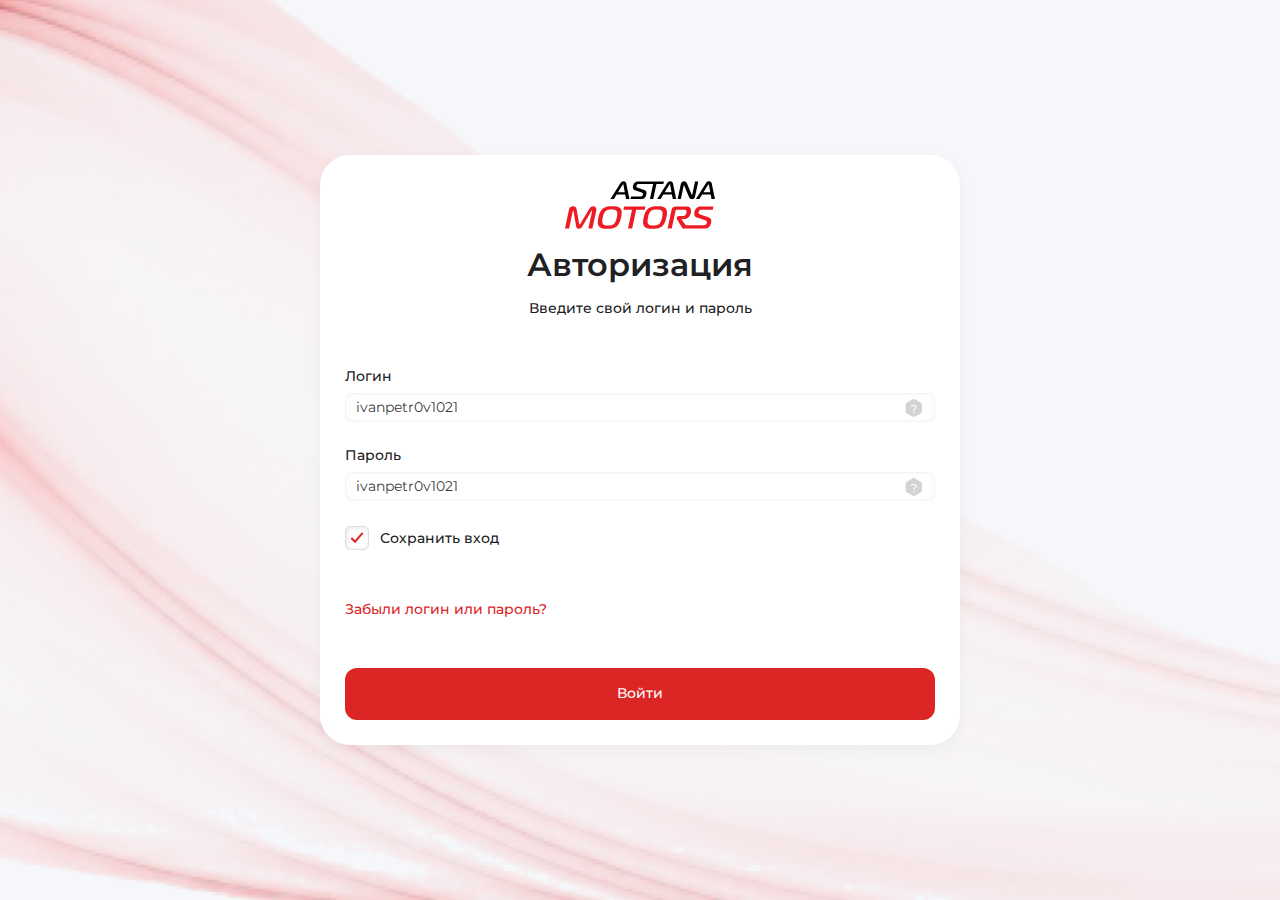
<file: login.html>
<!DOCTYPE html>
<html>
  <head>
    <meta charset="UTF-8">
    <meta http-equiv="X-UA-Compatible" content="IE=edge">
    <meta name="viewport" content="width=device-width, initial-scale=1.0">
    <link rel="stylesheet" href="css/style.css">
    <title>Document</title>
  </head>
  <body>
    <div class="wrapper">
      <main class="wrapper__login">
        <div class="form-block">
          <div class="form-block__wrap"><a class="logo-login" href="index.html">
              <svg class="logo-login__icon">
                <use xlink:href="img/icons/icons.svg#logo"></use>
              </svg></a>
            <div class="form-block__title">Авторизация</div>
            <div class="form-block__descr">Введите свой логин и пароль</div>
            <form class="form-item">
              <div class="form-item__wrapper">
                <div class="form-item__label">Логин
                  <div class="form-item__block">
                    <input class="form-item__input" type="text" value="ivanpetr0v1021">
                    <div class="item-question">
                      <svg class="item-question__icon">
                        <use xlink:href="img/icons/icons.svg#question"></use>
                      </svg>
                    </div>
                  </div>
                </div>
                <div class="form-item__label">Пароль
                  <div class="form-item__block">
                    <input class="form-item__input" type="text" value="ivanpetr0v1021">
                    <div class="item-question">
                      <svg class="item-question__icon">
                        <use xlink:href="img/icons/icons.svg#question"></use>
                      </svg>
                    </div>
                  </div>
                </div>
                <div class="form-item__checkbox">
                  <label class="form-item__checkbox-label">
                    <input type="checkbox" checked><span>Сохранить вход</span>
                  </label>
                </div><a class="link" href="">Забыли логин или пароль?</a><a class="btn btn--accent btn--wide" href=""><span class="btn__large">Войти</span></a>
              </div>
            </form>
          </div>
        </div>
      </main>
    </div>
  </body>
  <script src="js/app.js?_v=20241027205056"></script>
</html>
</file>
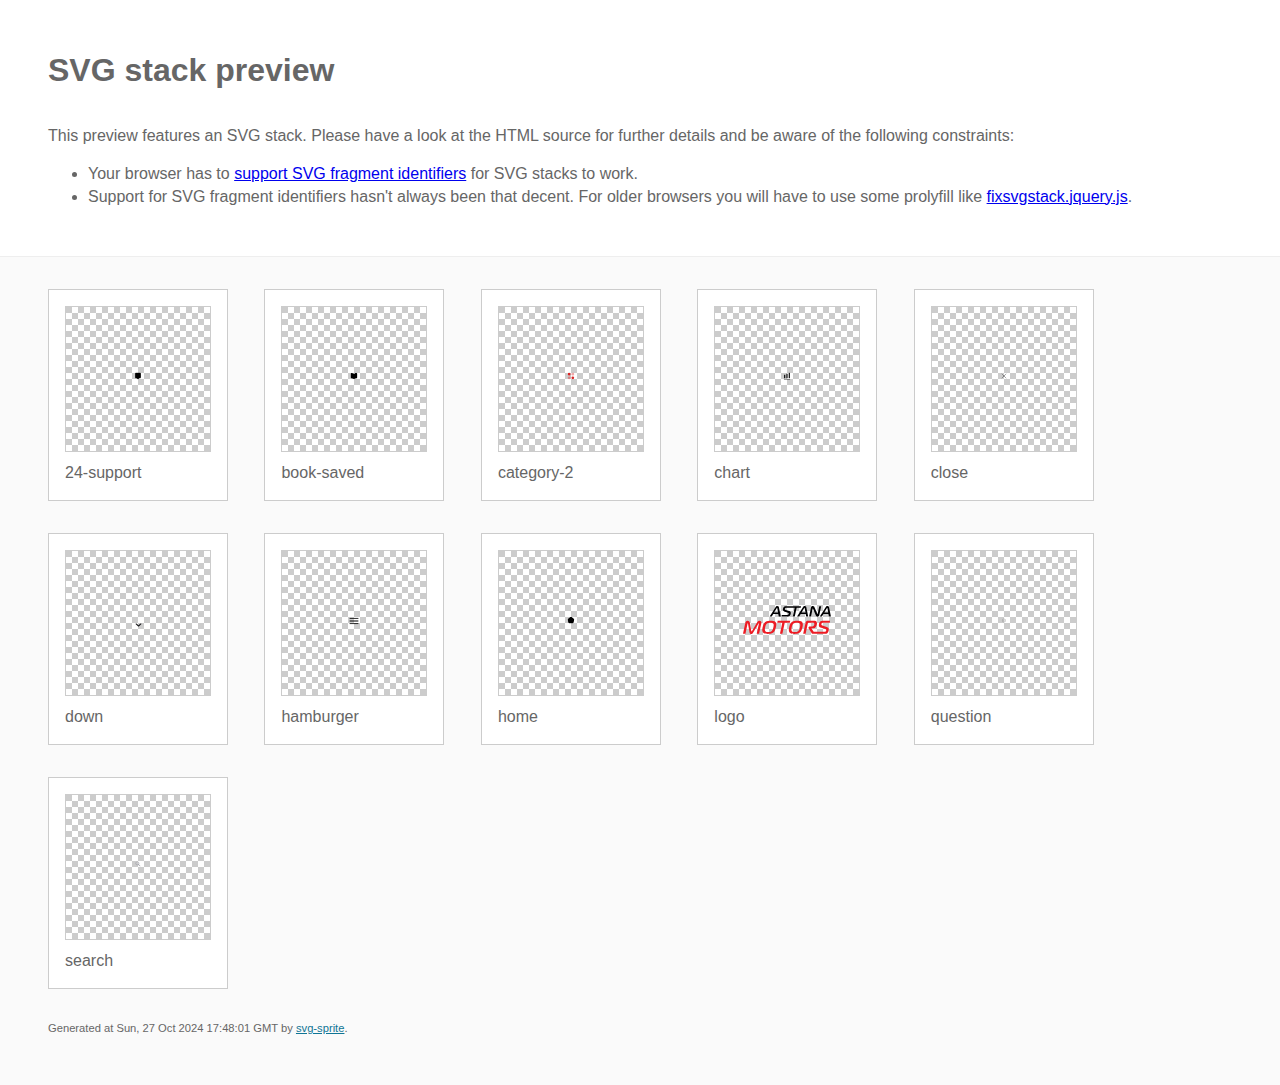
<file: img/stack/sprite.stack.html>
<!DOCTYPE html>
<html lang="en" xmlns="http://www.w3.org/1999/xhtml">
	<head>
		<meta charset="utf-8"/>
		<meta http-equiv="X-UA-Compatible" content="IE=Edge"/>
		<title>SVG stack preview | svg-sprite</title>
		<style>@charset "UTF-8";body{padding:0;margin:0;color:#666;background:#fafafa;font-family:Arial,Helvetica,sans-serif;font-size:1em;line-height:1.4}header{display:block;padding:3em 3em 2em 3em;background-color:#fff}header p{margin:2em 0 0 0}section{border-top:1px solid #eee;padding:2em 3em 0 3em}section ul{margin:0;padding:0}section li{display:inline;display:inline-block;background-color:#fff;position:relative;margin:0 2em 2em 0;vertical-align:top;border:1px solid #ccc;padding:1em 1em 3em 1em;cursor:default}.icon-box{margin:0;width:144px;height:144px;position:relative;background:#ccc url("[data-uri]") top left repeat;border:1px solid #ccc;display:table-cell;vertical-align:middle;text-align:center}.icon{display:inline;display:inline-block}h1{margin-top:0}h2{margin:0;padding:0;font-size:1em;font-weight:normal;white-space:nowrap;overflow:hidden;text-overflow:ellipsis;position:absolute;left:1em;right:1em;bottom:1em}footer{display:block;margin:0;padding:0 3em 3em 3em}footer p{margin:0;font-size:.7em}footer a{color:#0f7595;margin-left:0}</style>

<!--

Sprite shape dimensions
====================================================================================================
You will need to set the sprite shape dimensions via CSS when you use them as stack SVGs, otherwise
they would become a huge 100% in size. You may use the following dimension classes for doing so.
They might well be outsourced to an external stylesheet of course.

-->

<style type="text/css">
	.svg-24-support-dims { width: 24px; height: 24px; }
	.svg-book-saved-dims { width: 24px; height: 24px; }
	.svg-category-2-dims { width: 24px; height: 24px; }
	.svg-chart-dims { width: 24px; height: 24px; }
	.svg-close-dims { width: 16px; height: 16px; }
	.svg-down-dims { width: 11px; height: 6px; }
	.svg-hamburger-dims { width: 20px; height: 14px; }
	.svg-home-dims { width: 24px; height: 24px; }
	.svg-logo-dims { width: 88px; height: 28px; }
	.svg-question-dims { width: 14px; height: 15px; }
	.svg-search-dims { width: 16px; height: 16px; }
</style>

<!--
====================================================================================================
-->

	</head>
	<body>
		<header>
			<h1>SVG stack preview</h1>
			<p>This preview features an SVG stack. Please have a look at the HTML source for further details and be aware of the following constraints:</p>
			<ul>
				<li>Your browser has to <a href="http://caniuse.com/#feat=svg-fragment" target="_blank" rel="noopener noreferrer">support SVG fragment identifiers</a> for SVG stacks to work.</li>
				<li>Support for SVG fragment identifiers hasn't always been that decent. For older browsers you will have to use some prolyfill like <a href="https://github.com/preciousforever/SVG-Stacker/blob/master/fixsvgstack.jquery.js" target="_blank" rel="noopener noreferrer">fixsvgstack.jquery.js</a>.</li>
			</ul>
		</header>
		<section>

<!--

SVG stack
====================================================================================================
These SVG images make use of fragment identifiers (IDs) to reference certain portions of the
external sprite. By default, all shapes inside the sprite are hidden by CSS. The `:target` pseudo
selector is used to show the very shape that is referenced by the fragment identifier.

-->

			<ul>

				<li title="24-support">
					<div class="icon-box">

						<!-- 24-support -->
						<img src="../icons/icons.svg#24-support" class="svg-24-support-dims" alt="24-support"/>

					</div>
					<h2>24-support</h2>
				</li>
				<li title="book-saved">
					<div class="icon-box">

						<!-- book-saved -->
						<img src="../icons/icons.svg#book-saved" class="svg-book-saved-dims" alt="book-saved"/>

					</div>
					<h2>book-saved</h2>
				</li>
				<li title="category-2">
					<div class="icon-box">

						<!-- category-2 -->
						<img src="../icons/icons.svg#category-2" class="svg-category-2-dims" alt="category-2"/>

					</div>
					<h2>category-2</h2>
				</li>
				<li title="chart">
					<div class="icon-box">

						<!-- chart -->
						<img src="../icons/icons.svg#chart" class="svg-chart-dims" alt="chart"/>

					</div>
					<h2>chart</h2>
				</li>
				<li title="close">
					<div class="icon-box">

						<!-- close -->
						<img src="../icons/icons.svg#close" class="svg-close-dims" alt="close"/>

					</div>
					<h2>close</h2>
				</li>
				<li title="down">
					<div class="icon-box">

						<!-- down -->
						<img src="../icons/icons.svg#down" class="svg-down-dims" alt="down"/>

					</div>
					<h2>down</h2>
				</li>
				<li title="hamburger">
					<div class="icon-box">

						<!-- hamburger -->
						<img src="../icons/icons.svg#hamburger" class="svg-hamburger-dims" alt="hamburger"/>

					</div>
					<h2>hamburger</h2>
				</li>
				<li title="home">
					<div class="icon-box">

						<!-- home -->
						<img src="../icons/icons.svg#home" class="svg-home-dims" alt="home"/>

					</div>
					<h2>home</h2>
				</li>
				<li title="logo">
					<div class="icon-box">

						<!-- logo -->
						<img src="../icons/icons.svg#logo" class="svg-logo-dims" alt="logo"/>

					</div>
					<h2>logo</h2>
				</li>
				<li title="question">
					<div class="icon-box">

						<!-- question -->
						<img src="../icons/icons.svg#question" class="svg-question-dims" alt="question"/>

					</div>
					<h2>question</h2>
				</li>
				<li title="search">
					<div class="icon-box">

						<!-- search -->
						<img src="../icons/icons.svg#search" class="svg-search-dims" alt="search"/>

					</div>
					<h2>search</h2>
				</li>
			</ul>

<!--
====================================================================================================
-->

		</section>
		<footer>
			<p>Generated at Sun, 27 Oct 2024 17:48:01 GMT by <a href="https://github.com/svg-sprite/svg-sprite" target="_blank" rel="noopener noreferrer">svg-sprite</a>.</p>
		</footer>
	</body>
</html>
</file>
<file: css/style.css>
/*** The new CSS Reset - version 1.2.0 (last updated 23.7.2021) ***/

/*! normalize.css v8.0.1 | MIT License | github.com/necolas/normalize.css */

/* Document
   ========================================================================== */

/**
 * 1. Correct the line height in all browsers.
 * 2. Prevent adjustments of font size after orientation changes in iOS.
 */

html {
  line-height: 1.15;
  /* 1 */
  -webkit-text-size-adjust: 100%;
  /* 2 */
}

/* Sections
   ========================================================================== */

/**
 * Remove the margin in all browsers.
 */

body {
  margin: 0;
}

/**
 * Render the `main` element consistently in IE.
 */

main {
  display: block;
}

/**
 * Correct the font size and margin on `h1` elements within `section` and
 * `article` contexts in Chrome, Firefox, and Safari.
 */

h1 {
  font-size: 2em;
  margin: 0.67em 0;
}

/* Grouping content
   ========================================================================== */

/**
 * 1. Add the correct box sizing in Firefox.
 * 2. Show the overflow in Edge and IE.
 */

hr {
  box-sizing: content-box;
  /* 1 */
  height: 0;
  /* 1 */
  overflow: visible;
  /* 2 */
}

/**
 * 1. Correct the inheritance and scaling of font size in all browsers.
 * 2. Correct the odd `em` font sizing in all browsers.
 */

pre {
  font-family: monospace, monospace;
  /* 1 */
  font-size: 1em;
  /* 2 */
}

/* Text-level semantics
   ========================================================================== */

/**
 * Remove the gray background on active links in IE 10.
 */

a {
  background-color: transparent;
}

/**
 * 1. Remove the bottom border in Chrome 57-
 * 2. Add the correct text decoration in Chrome, Edge, IE, Opera, and Safari.
 */

abbr[title] {
  border-bottom: none;
  /* 1 */
  text-decoration: underline;
  /* 2 */
  -webkit-text-decoration: underline dotted;
          text-decoration: underline dotted;
  /* 2 */
}

/**
 * Add the correct font weight in Chrome, Edge, and Safari.
 */

b,
strong {
  font-weight: bolder;
}

/**
 * 1. Correct the inheritance and scaling of font size in all browsers.
 * 2. Correct the odd `em` font sizing in all browsers.
 */

code,
kbd,
samp {
  font-family: monospace, monospace;
  /* 1 */
  font-size: 1em;
  /* 2 */
}

/**
 * Add the correct font size in all browsers.
 */

small {
  font-size: 80%;
}

/**
 * Prevent `sub` and `sup` elements from affecting the line height in
 * all browsers.
 */

sub,
sup {
  font-size: 75%;
  line-height: 0;
  position: relative;
  vertical-align: baseline;
}

sub {
  bottom: -0.25em;
}

sup {
  top: -0.5em;
}

/* Embedded content
   ========================================================================== */

/**
 * Remove the border on images inside links in IE 10.
 */

img {
  border-style: none;
}

/* Forms
   ========================================================================== */

/**
 * 1. Change the font styles in all browsers.
 * 2. Remove the margin in Firefox and Safari.
 */

button,
input,
optgroup,
select,
textarea {
  font-family: inherit;
  /* 1 */
  font-size: 100%;
  /* 1 */
  line-height: 1.15;
  /* 1 */
  margin: 0;
  /* 2 */
}

/**
 * Show the overflow in IE.
 * 1. Show the overflow in Edge.
 */

button,
input {
  /* 1 */
  overflow: visible;
}

/**
 * Remove the inheritance of text transform in Edge, Firefox, and IE.
 * 1. Remove the inheritance of text transform in Firefox.
 */

button,
select {
  /* 1 */
  text-transform: none;
}

/**
 * Correct the inability to style clickable types in iOS and Safari.
 */

button,
[type=button],
[type=reset],
[type=submit] {
  -webkit-appearance: button;
}

/**
 * Remove the inner border and padding in Firefox.
 */

button::-moz-focus-inner,
[type=button]::-moz-focus-inner,
[type=reset]::-moz-focus-inner,
[type=submit]::-moz-focus-inner {
  border-style: none;
  padding: 0;
}

/**
 * Restore the focus styles unset by the previous rule.
 */

button:-moz-focusring,
[type=button]:-moz-focusring,
[type=reset]:-moz-focusring,
[type=submit]:-moz-focusring {
  outline: 1px dotted ButtonText;
}

/**
 * Correct the padding in Firefox.
 */

fieldset {
  padding: 0.35em 0.75em 0.625em;
}

/**
 * 1. Correct the text wrapping in Edge and IE.
 * 2. Correct the color inheritance from `fieldset` elements in IE.
 * 3. Remove the padding so developers are not caught out when they zero out
 *    `fieldset` elements in all browsers.
 */

legend {
  box-sizing: border-box;
  /* 1 */
  color: inherit;
  /* 2 */
  display: table;
  /* 1 */
  max-width: 100%;
  /* 1 */
  padding: 0;
  /* 3 */
  white-space: normal;
  /* 1 */
}

/**
 * Add the correct vertical alignment in Chrome, Firefox, and Opera.
 */

progress {
  vertical-align: baseline;
}

/**
 * Remove the default vertical scrollbar in IE 10+.
 */

textarea {
  overflow: auto;
}

/**
 * 1. Add the correct box sizing in IE 10.
 * 2. Remove the padding in IE 10.
 */

[type=checkbox],
[type=radio] {
  box-sizing: border-box;
  /* 1 */
  padding: 0;
  /* 2 */
}

/**
 * Correct the cursor style of increment and decrement buttons in Chrome.
 */

[type=number]::-webkit-inner-spin-button,
[type=number]::-webkit-outer-spin-button {
  height: auto;
}

/**
 * 1. Correct the odd appearance in Chrome and Safari.
 * 2. Correct the outline style in Safari.
 */

[type=search] {
  -webkit-appearance: textfield;
  /* 1 */
  outline-offset: -2px;
  /* 2 */
}

/**
 * Remove the inner padding in Chrome and Safari on macOS.
 */

[type=search]::-webkit-search-decoration {
  -webkit-appearance: none;
}

/**
 * 1. Correct the inability to style clickable types in iOS and Safari.
 * 2. Change font properties to `inherit` in Safari.
 */

::-webkit-file-upload-button {
  -webkit-appearance: button;
  /* 1 */
  font: inherit;
  /* 2 */
}

/* Interactive
   ========================================================================== */

/*
 * Add the correct display in Edge, IE 10+, and Firefox.
 */

details {
  display: block;
}

/*
 * Add the correct display in all browsers.
 */

summary {
  display: list-item;
}

/* Misc
   ========================================================================== */

/**
 * Add the correct display in IE 10+.
 */

template {
  display: none;
}

/**
 * Add the correct display in IE 10.
 */

[hidden] {
  display: none;
}

@font-face {
  font-family: Montserrat;
  font-display: swap;
  src: url("../fonts/Montserrat-Medium.woff2") format("woff2"), url("../fonts/Montserrat-Medium.woff") format("woff");
  font-weight: 500;
  font-style: normal;
}

@font-face {
  font-family: Montserrat;
  font-display: swap;
  src: url("../fonts/Montserrat-SemiBold.woff2") format("woff2"), url("../fonts/Montserrat-SemiBold.woff") format("woff");
  font-weight: 600;
  font-style: normal;
}

@font-face {
  font-family: Montserrat;
  font-display: swap;
  src: url("../fonts/Montserrat-Regular.woff2") format("woff2"), url("../fonts/Montserrat-Regular.woff") format("woff");
  font-weight: 400;
  font-style: normal;
}

:root {
  --hystmodal-speed: .2s;
  --hystmodal-zindex: 70;
}

.hystmodal {
  position: fixed;
  top: 0;
  left: 0;
  width: 100%;
  height: 100%;
  overflow: hidden;
  overflow-y: auto;
  -webkit-overflow-scrolling: touch;
  pointer-events: none;
  display: grid;
  grid-template-columns: 100%;
  grid-template-rows: 0px -webkit-min-content 0px;
  grid-template-rows: 0px min-content 0px;
  justify-content: center;
  align-content: space-between;
  visibility: hidden;
  scrollbar-width: none;
  -ms-overflow-style: none;
}

.hystmodal::-webkit-scrollbar {
  display: none;
}

.hystmodal:before {
  position: fixed;
  top: 0;
  left: 0;
  width: 100%;
  height: 100%;
  content: "";
  display: block;
  background-color: #000;
  opacity: 0;
  pointer-events: none;
}

.hystmodal--animated:before {
  transition: opacity var(--hystmodal-speed) ease;
}

.hystmodal--active:before {
  opacity: 0.6;
}

.hystmodal--moved,
.hystmodal--active {
  opacity: 1;
  pointer-events: none;
  visibility: visible;
}

.hystmodal--active {
  pointer-events: auto;
}

.hystmodal__wrap {
  display: block;
  min-width: 0;
  grid-row: 2/3;
}

.hystmodal__window {
  min-width: 0;
  grid-row: 2/3;
  position: relative;
  z-index: 10;
  box-sizing: border-box;
  flex-shrink: 0;
  flex-grow: 0;
  background: #fff;
  width: 600px;
  max-width: 100%;
  overflow: visible;
  transform: scale(0.95);
  opacity: 0;
  margin: 50px auto;
}

.hystmodal__window--loading {
  min-height: 400px;
  background-image: url("data:image/svg+xml,%0A%3Csvg width='105' height='105' viewBox='0 0 105 105' xmlns='http://www.w3.org/2000/svg' fill='%23aaa'%3E%3Ccircle cx='12.5' cy='12.5' r='12.5'%3E%3Canimate attributeName='fill-opacity' begin='0s' dur='1s' values='1;.2;1' calcMode='linear' repeatCount='indefinite' /%3E%3C/circle%3E%3Ccircle cx='12.5' cy='52.5' r='12.5' fill-opacity='.5'%3E%3Canimate attributeName='fill-opacity' begin='100ms' dur='1s' values='1;.2;1' calcMode='linear' repeatCount='indefinite' /%3E%3C/circle%3E%3Ccircle cx='52.5' cy='12.5' r='12.5'%3E%3Canimate attributeName='fill-opacity' begin='300ms' dur='1s' values='1;.2;1' calcMode='linear' repeatCount='indefinite' /%3E%3C/circle%3E%3Ccircle cx='52.5' cy='52.5' r='12.5'%3E%3Canimate attributeName='fill-opacity' begin='600ms' dur='1s' values='1;.2;1' calcMode='linear' repeatCount='indefinite' /%3E%3C/circle%3E%3Ccircle cx='92.5' cy='12.5' r='12.5'%3E%3Canimate attributeName='fill-opacity' begin='800ms' dur='1s' values='1;.2;1' calcMode='linear' repeatCount='indefinite' /%3E%3C/circle%3E%3Ccircle cx='92.5' cy='52.5' r='12.5'%3E%3Canimate attributeName='fill-opacity' begin='400ms' dur='1s' values='1;.2;1' calcMode='linear' repeatCount='indefinite' /%3E%3C/circle%3E%3Ccircle cx='12.5' cy='92.5' r='12.5'%3E%3Canimate attributeName='fill-opacity' begin='700ms' dur='1s' values='1;.2;1' calcMode='linear' repeatCount='indefinite' /%3E%3C/circle%3E%3Ccircle cx='52.5' cy='92.5' r='12.5'%3E%3Canimate attributeName='fill-opacity' begin='500ms' dur='1s' values='1;.2;1' calcMode='linear' repeatCount='indefinite' /%3E%3C/circle%3E%3Ccircle cx='92.5' cy='92.5' r='12.5'%3E%3Canimate attributeName='fill-opacity' begin='200ms' dur='1s' values='1;.2;1' calcMode='linear' repeatCount='indefinite' /%3E%3C/circle%3E%3C/svg%3E%0A");
  background-position: 50%;
  background-repeat: no-repeat;
  background-size: 48px;
}

.hystmodal--animated .hystmodal__window {
  transition: transform var(--hystmodal-speed) ease 0s, opacity var(--hystmodal-speed) ease 0s;
}

.hystmodal--active .hystmodal__window {
  transform: none;
  opacity: 1;
}

.hystmodal__close {
  position: absolute;
  z-index: 10;
  top: 15px;
  right: 15px;
  display: block;
  width: 25px;
  height: 25px;
  background-color: transparent;
  background-position: center center;
  background-repeat: no-repeat;
  background-image: url("data:image/svg+xml,%3Csvg xmlns='http://www.w3.org/2000/svg' viewBox='0 0 24 24'%3E%3Cpath fill='%23fff' stroke='%23000' stroke-linecap='square' stroke-miterlimit='50' stroke-width='2' d='M22 2L2 22'/%3E%3Cpath fill='none' stroke='%23000' stroke-linecap='square' stroke-miterlimit='50' stroke-width='2' d='M2 2l20 20'/%3E%3C/svg%3E");
  background-size: 100% 100%;
  border: none;
  font-size: 0;
  cursor: pointer;
  outline: none;
}

.hystmodal__close--wh {
  background-image: url("data:image/svg+xml,%3Csvg xmlns='http://www.w3.org/2000/svg' viewBox='0 0 24 24'%3E%3Cpath fill='%23fff' stroke='%23fff' stroke-linecap='square' stroke-miterlimit='50' stroke-width='2' d='M22 2L2 22'/%3E%3Cpath fill='none' stroke='%23fff' stroke-linecap='square' stroke-miterlimit='50' stroke-width='2' d='M2 2l20 20'/%3E%3C/svg%3E");
}

.hystmodal__close:hover {
  opacity: 0.95;
}

.hystmodal__close:focus {
  outline: 2px dotted rgba(0, 0, 0, 0.7);
  outline-offset: 2px;
}

.hystmodal__close--wh:focus {
  outline: 2px dotted rgba(255, 255, 255, 0.7);
}

[class*=__container] {
  max-width: 1200px;
  margin: 0 auto;
  width: 100%;
}

ul {
  padding: 0;
  margin: 0;
}

button {
  border: none;
  outline: none;
  cursor: pointer;
}

p {
  margin: 0;
}

li {
  list-style-type: none;
}

h1,
h2,
h3,
h4,
h5,
h6 {
  margin: 0;
  line-height: 1.1;
}

img {
  max-width: 100%;
}

a {
  text-decoration: none;
}

* {
  line-height: 1.3;
  font-family: Montserrat;
  box-sizing: border-box;
  transition: all linear 0.1s;
}

body {
  font-size: 14px;
  color: rgba(33, 33, 35, 0.7490196078);
}

.btn {
  border-radius: 6px;
  white-space: nowrap;
  display: inline-block;
}

.btn--wide {
  width: 100%;
}

.btn__medium {
  padding: 5px 20px;
  height: 40px;
  display: flex;
  align-items: center;
  justify-content: center;
  font-weight: 500;
}
.btn__medium--red{
    padding-left: 24px;
    padding-right: 24px;
}
.btn__medium--red-outline{
    padding-right: 16px;
    padding-left: 16px;
}
.btn__large {
  padding: 5px 20px;
  height: 50px;
  display: flex;
  align-items: center;
  justify-content: center;
  font-weight: 500;
}

.btn--accent {
  color: white;
  background: #DC2626;
}

.btn--bordered {
  color: #212123;
  border: 1px solid #DC2626;
}

.btn--bordered:hover {
  background: #DC2626;
  color: white;
}

.wrapper {
  overflow-x: hidden;
  position: relative;
  min-height: 100vh;
  background: #F6F7FA;
}

.wrapper__login {
  padding: 20px;
  background-image: url("../img/abstract-bg.png");
  background-size: cover;
  background-repeat: no-repeat;
  min-height: 100vh;
  display: flex;
  align-items: center;
  justify-content: center;
}

.wrapper__sidebar {
  box-shadow: 0px 4px 16px 0px rgba(34, 34, 34, 0.0392156863);
  background: white;
  border-radius: 8px;
  min-width: 82px;
  width: 82px;
  min-height: calc(100vh - 40px);
}

.wrapper__main {
  width: calc(100% - 80px);
  padding-left: 20px;
}

.wrapper__container {
  padding-top: 20px;
  padding-bottom: 20px;
  display: flex;
}

.wrapper__content {
  padding-top: 20px;
}

.wrapper__block {
  padding: 20px;
  border-radius: 8px;
  box-shadow: 0px 4px 16px 0px rgba(34, 34, 34, 0.0392156863);
  background: white;
}

.path-grey {
  fill: #8B8C8E;
  transition: all linear 0.2s;
}

.light-grey {
  fill: #CBCCCF;
  transition: all linear 0.2s;
}

.sidebar {
  display: flex;
  flex-direction: column;
  justify-content: space-between;
  height: 100%;
}

.sidebar__bottom > * {
  border-top: 1px solid rgba(33, 33, 35, 0.0509803922);
}
.sidebar__bottom .sidebar__item{
    height: 54px;
}

.sidebar__top > * {
  border-bottom: 1px solid rgba(33, 33, 35, 0.0509803922);
}

.sidebar__item {
  display: flex;
  align-items: center;
  justify-content: center;
  padding: 5px;
  height: 54px;
}
.sidebar__item:first-child{
    height: 52px;
}

.sidebar__icon {
  width: 24px;
  height: 24px;
}

.sidebar__icon:hover .path-grey,
.sidebar__item.active  .sidebar__icon .path-grey {
  fill: #DC2626;
  transition: all linear 0.2s;
}

.sidebar__icon:hover .light-grey,
.sidebar__item.active  .sidebar__icon .light-grey {
  fill: #F1A8A8;
  transition: all linear 0.2s;
}

.hamburger {
  display: flex;
  align-items: center;
  justify-content: center;
  cursor: pointer;
}

.hamburger__icon {
  width: 24px;
  height: 24px;
}

.hamburger__icon:hover {
  fill: #DC2626;
}

.logo {
  display: flex;
}

.logo__icon {
  width: 90px;
  height: 30px;
}

.logo-login {
  display: flex;
}

.logo-login__icon {
  width: 150px;
  height: 50px;
  margin-bottom: 15px;
}

.header {
  box-shadow: 0px 4px 16px 0px rgba(34, 34, 34, 0.0392156863);
  background: white;
  border-radius: 8px;
}

.header__search {
  width: 100%;
  max-width: 700px;
}

.header__block {
  padding: 5px 10px 5px 24px;
  gap: 5px;
  display: flex;
  align-items: center;
  justify-content: space-between;
    position: relative;
}

.search {
  display: flex;
  gap: 5px;
}

.search__input {
  background: #F4F4F5;
  border-radius: 6px;
  outline: none;
  border: none;
  padding: 5px 20px 5px 38px;
  min-height: 40px;
  height: 100%;
  width: 100%;
}

.search__input::-moz-placeholder {
  font-size: 14px;
  font-weight: 500;
  color: #A1A1AA;
}

.search__input::placeholder {
  font-size: 14px;
  font-weight: 500;
  color: #A1A1AA;
}

.search__icon {
  width: 15px;
  height: 15px;
  position: absolute;
  top: 50%;
  transform: translateY(-50%);
  left: 12px;
}

.search__item {
  position: relative;
  max-width: 380px;
  width: 100%;
}

.profile-menu {
  width: 90px;
  display: flex;
  justify-content: flex-end;
}

.profile-menu__image {
  width: 40px;
  height: 40px;
  min-width: 40px;
  min-height: 40px;
  border-radius: 150px;
  margin-right: 10px;
  cursor: pointer;
}

.profile-menu__image img {
  width: 100%;
  height: 100%;
  -o-object-fit: cover;
     object-fit: cover;
}

.profile-menu__icon {
  width: 10px;
  height: 10px;
  cursor: pointer;
}

.profile-menu__item {
  display: flex;
  align-items: center;
}

.cards-grid-wide {
  display: flex;
  flex-direction: column;
  gap: 20px;
}

.cards-grid {
  display: flex;
  flex-wrap: wrap;
  gap: 20px;
}

.cards-grid__col {
  /*width: calc(33.3% - 13.5px);*/
    width: calc(100%/3 - 13.5px);
}

.card-item {
  border: 1px solid rgba(33, 33, 35, 0.0509803922);
  border-radius: 6px;
  padding: 15px;
  display: block;
    box-shadow: 0.7px 2.11px 5.64px 0px #2121230D;

}

.card-item__block {
  display: flex;
  flex-direction: column;
  height: 100%;
  gap: 15px;
}

.card-item__descr {
  color: rgba(33, 33, 35, 0.7490196078);
}

.card-item__top {
  display: flex;
  flex-direction: column;
  gap: 10px;
  min-height: 90px;
}

.card-item__title {
  font-size: 16px;
  font-weight: 600;
    line-height: 16px;
  color: #212123;
}

.card-item__body {
  display: flex;
  flex-direction: column;
  gap: 5px;
  justify-content: space-between;
}

.card-item__wrap {
  display: flex;
  flex-direction: column;
  gap: 10px;
  justify-content: space-between;
  width: calc(100% - 270px);
}

.card-item__wide .card-item__wrap{
    gap: 25px   ;
}
.card-item__image {
  border-radius: 8px;
    height: 100%;
  width: 100%;
  position: relative;
  overflow: hidden;
}
.card-item__image picture{
    display: flex;
    width: 100%;
    height: 100%;
}

.card-item__image img {
  width: 100%;
  height: 100%;
  -o-object-fit: cover;
     object-fit: cover;
}

.card-item__wide {
  display: flex;
  gap: 29px;
}

.card-item__img {
  height: 180px;
  border-radius: 8px;
  position: relative;
  overflow: hidden;
  min-width: 250px;
  width: 250px;
}
.card-item__wide .card-item__descr{
    max-width: 278px;
    line-height: 16px;
}
.card-item__wide .card-item__top{
    min-height: auto;
}

.card-item__img img {
  width: 100%;
  height: 100%;
  -o-object-fit: cover;
     object-fit: cover;
  position: absolute;
}

.card-progress {
  display: flex;
  flex-direction: column;
  gap: 15px;
}

.card-progress__block {
  display: flex;
  flex-direction: column;
  gap: 10px;
  min-height: 90px;
  justify-content: space-between;
}

.card-item__wide .card-progress__block{
    gap: 40px;
    min-height: auto;
}

.card-progress__top {
  display: flex;
  flex-direction: column;
  gap: 10px;
  max-width: 580px;
  width: 100%;
}
.card-item__wide .card-progress__top{
    gap: 15px;
}

.card-progress__title {
  font-size: 16px;
  color: #212123;
  font-weight: 600;
    line-height: 16px;
}

.card-progress__line {
  width: 100%;
  border-radius: 20px;
  height: 10px;
  background: #FBE9E9;
  position: relative;
  overflow: hidden;
}

.card-progress__fill {
  height: 100%;
  background: #DC2626;
  width: 50%;
  position: absolute;
  left: 0;
  top: 0;
  bottom: 0;
  border-radius: 20px;
}

.card-progress__bottom {
  display: flex;
  gap: 10px;
  flex-wrap: wrap;
  justify-content: space-between;
  align-items: center;
  font-weight: 600;
  color: #212123;
}

.hystmodal__window {
  background: #F6F7FA;
  border-radius: 8px;
  padding: 20px;
  width: 100%;
  max-width: 1200px;
}

.hystmodal__block {
  box-shadow: 0.7px 2.11px 5.64px 0px rgba(33, 33, 35, 0.0509803922);
  background: white;
  border-radius: 8px;
  padding-top: 25px;
    max-height: 753px;
    overflow: auto;
}

.hystmodal__title {
  font-size: 32px;
    line-height: 39px;
  font-weight: 600;
  color: #212123;
  max-width: 500px;
  padding-bottom: 15px;
}

.hystmodal__label {
  background: #5B9742;
  border-radius: 8px;
  color: #FAFAFA;
    font-size: 14px;
  font-weight: 600;
  display: inline-flex;
  padding: 7px 33px;
}

.hystmodal__item {
  padding-bottom: 25px;
  padding-top: 25px;
  padding-left: 50px;
  padding-right: 51px;
}

.hystmodal__item:not(:last-child) {
  border-bottom: 1px solid rgba(33, 33, 35, 0.0509803922);
}

.hystmodal__close {
  background: none;
  width: 44px;
  height: 44px;
  border-radius: 4px;
  background-color: #F4F4F5;
  display: flex;
  align-items: center;
  justify-content: center;
  margin-top: 15px;
  margin-right: 15px;
}

.hystmodal__iconClose {
  width: 16px;
  height: 16px;
}

.hystmodal-nav {
  display: flex;
  position: relative;
}

.hystmodal-nav::before {
  content: "";
  position: absolute;
  bottom: 0;
  left: 0;
  right: 0;
  height: 10px;
  width: 100%;
  border-radius: 20px;
  background: #FCEAEA;
}

.hystmodal-nav__label {
  background: #E3E3E3;
  border-radius: 8px;
  font-size: 16px;
  padding: 5px 10px;
  font-weight: 500;
  color: #8C8C8C;
  margin: 0 auto;
  display: inline-block;
  position: relative;
}

.hystmodal-nav__label::before {
  content: "";
  width: 0px;
  height: 0px;
  position: absolute;
  border-style: solid;
  border-width: 7px 6px 0 6px;
  border-color: #E3E3E3 transparent transparent transparent;
  transform: rotate(0deg);
  bottom: -10px;
  left: 50%;
  transform: translateX(-50%);
}

.hystmodal-nav__item {
  width: 25%;
  display: flex;
  justify-content: center;
  padding-bottom: 30px;
  position: relative;
  cursor: pointer;
}

.hystmodal-nav__item::before {
  content: "";
  position: absolute;
  width: 100%;
  height: 10px;
  border-radius: 20px;
  background: #DC2626;
  bottom: 0;
  left: 0;
  opacity: 0;
}

.hystmodal-nav-content__wrapper {
  border: 1px solid rgba(33, 33, 35, 0.0509803922);
  border-radius: 8px;
  padding: 5px;
}

.hystmodal-nav-content__inner {
  border: 1px solid rgba(33, 33, 35, 0.0509803922);
  border-radius: 8px;
  padding: 5px;
  background: white;
  box-shadow: 0.7px 2.11px 5.64px 0px rgba(33, 33, 35, 0.0509803922);
  display: flex;
  gap: 4px;
  justify-content: space-between;
  flex-wrap: wrap;
}

.hystmodal-nav-content__item {
  border-radius: 8px;
}

.hystmodal-nav-content__label {
  color: #71717A;
  padding: 7px 30px;
  border-radius: 8px;
  cursor: pointer;
  display: block;
}

.hystmodal-nav-content__block {
  padding-top: 20px;
}

.content {
  display: none;
}

.content--active {
  display: block;
}

.tab--active.hystmodal-nav__item::before {
  opacity: 1;
}

.tab--active .hystmodal-nav__label {
  background: #DC2626;
  color: white;
}

.tab--active .hystmodal-nav__label::before {
  border-color: #DC2626 transparent transparent transparent;
}

.content-inner {
  display: none;
}

.content-inner--active {
  display: block;
}

.content-inner__wrap {
  display: flex;
}

.content-inner__text {
  padding-bottom: 12px;
}

.content-inner__image {
  max-width: 437px;
    width: 100%;
  height: 0;
  padding-bottom: 30%;
  position: relative;
  overflow: hidden;
  border-radius: 8px;
}

.content-inner__image img {
  width: 100%;
  height: 100%;
  -o-object-fit: cover;
     object-fit: cover;
  position: absolute;
}

.content-inner__wrapper {
  padding-left: 32px;
  width: 60%;
}

.content-inner__info {
  display: flex;
  gap: 10px;
  align-items: center;
  justify-content: space-between;
  font-size: 16px;
  font-weight: 500;
}

.content-inner__info:not(:last-child) {
  padding-bottom: 10px;
}
.content-inner__info-left{
    color: #212123;
    line-height: 19px;
}
.content-inner__info-right {
  color: #DC2626;
  text-align: right;
}

.content-inner__text {
  font-size: 16px;
    line-height: 19px;
    padding-bottom: 15px;
}

.tab-inner--active.hystmodal-nav__item::before {
  opacity: 1;
}

.tab-inner--active .hystmodal-nav-content__label {
  background: #DC2626;
  color: white;
}

.form-block {
  max-width: 640px;
  margin: 0 auto;
  width: 100%;
  color: #212123;
  width: 100%;
}

.form-block__title {
  font-size: 32px;
  font-weight: 600;
    line-height: 39px;
}

.form-block__descr {
  font-weight: 500;
  padding-top: 15px;
    font-size: 14px;
    line-height: 19px;
}

.form-block__wrap {
  border-radius: 30px;
  background: white;
  box-shadow: 0px 4px 16px 0px rgba(34, 34, 34, 0.0392156863);
  padding: 25px;
  display: flex;
  justify-content: center;
  flex-direction: column;
  align-items: center;
}

.form-item {
  width: 100%;
    margin-top: 30px;
}

.form-item__wrapper {
  padding-top: 20px;
}

.form-item__wrapper > *:not(:last-child) {
  margin-bottom: 25px;
  display: block;
}

.form-item__label {
  width: 100%;
  font-weight: 500;
  color: #212123;
    font-size: 14px;
    line-height: 17px;
}
.form-item__block .item-question__icon{
    width: 18px;
    height: 18px;
}
.form-item__block {
  margin-top: 8px;
  position: relative;
}

.form-item__input {
  width: 100%;
  border: 0.7px solid rgba(33, 33, 35, 0.0509803922);
  height: 29px;
  padding: 8px 10px 9px;
  border-radius: 7px;
    box-shadow: 0.7px 0.7px 7.05px 0px #21213208 inset;
    color: #212123E5;

}
.form-item__checkbox-label [type=checkbox] {
    box-shadow: 1px 1px 5px 0px #2121321A inset;
    border-radius: 5px;
    width: 24px;
    height: 24px;
    margin-right: 0;

}

.form-item__input:focus {
  outline: none;
  border: 1px solid black;
}

.form-item__checkbox-label {
  display: flex;
  gap: 11px;
  font-weight: 500;
    align-items: center;
}

.form-item__wrapper .form-item__checkbox{
    margin-bottom: 50px;
}
.form-item__wrapper .link{
    margin-bottom: 50px;
}
.form-item .btn{
    border-radius: 12px;
    height: 52px;
}
.item-question {
  position: absolute;
  right: 12px;
  top: 50%;
  transform: translateY(-50%);
  display: inline-flex;
}

.item-question__icon {
  width: 20px;
  height: 20px;
}

.link {
  font-weight: 500;
  color: #DC2626;
}

input,
textarea,
select {
  border: 1px solid #ddd;
  border-radius: 4px;
  background: #fff no-repeat center center;
  color: #000;
}

:is(input, textarea, select):where(:active:not(:disabled), :focus) {
  border-color: rgba(0, 0, 0, 0.1);
  outline: none;
}

:is(input, textarea, select):disabled {
  background: #eee;
  color: #000;
}

input:where([type=checkbox], [type=radio]) {
  -webkit-appearance: none;
  -moz-appearance: none;
       appearance: none;
  width: 22px;
  height: 22px;
  vertical-align: top;
  margin: calc(0.75em - 11px) 0.25rem 0 0;
}

input[type=radio] {
  border-radius: 50%;
}

input[type=checkbox]:checked {
  background-image: url('data:image/svg+xml;utf8,<svg width="14" height="12" viewBox="0 0 14 12" fill="none" xmlns="http://www.w3.org/2000/svg"><path d="M12 1.6626L5 9.6626L2 6.6626" stroke="%23DC2626" stroke-width="2" stroke-miterlimit="10" stroke-linecap="square"/></svg>');
  background-repeat: no-repeat;
  background-size: 14px;
}
.profile__dropdown{
    display: none;
    width: 294px;
    position: absolute;
    border-radius: 8px;
    border: 1px solid #2121230D;
    background: #fff;
    z-index: 999;
    top: 0;
    right: 86px;
    padding: 15px;
    box-sizing: border-box;
}

.profile__dropdown.show{
    display: block;
}


.profile__dropdown-user picture{
    display: block;
    width: 56px;
    height: 56px;
    margin-bottom: 10px;
}
.profile__dropdown-user img{
    width: 100%;
}

.profile__dropdown-user h4{
    color: #212123;
    font-size: 16px;
    line-height: 16px;
    font-weight: 600;
    font-family: Montserrat, sans-serif;
    margin-bottom: 15px;
}
.profile__dropdown--link{
    display: flex;
    align-items: center;
    gap: 12px;
    padding: 15px 0;
    color: #212123E5;
    font-weight: 500;
    font-size: 16px;
    line-height: 16px;

    border-top: 1px solid #2121230D;
}
.profile__dropdown--link svg{
    width: 24px;
    height: 24px;
}
.profile__dropdown--mode{
    border-top: 1px solid #2121230D;
    padding-top: 15px;
}
.profile__dropdown--mode {
    color: #212123BF;
    font-weight: 400;
    font-size: 14px;
    line-height: 18px;
    display: flex;
    gap: 10px;
}
.switch {
    position: relative;
    display: inline-block;
    width: 48px;
    height: 22px;
}
.switch input {
    opacity: 0;
    width: 0;
    height: 0;
}
.slider {
    position: absolute;
    cursor: pointer;
    top: 0;
    left: 0;
    right: 0;
    bottom: 0;
    background-color: #EFEFEF;
    box-shadow: 0px 1.47px 1.96px 0.73px #0000001A inset;

    -webkit-transition: .4s;
    transition: .4s;
}
.slider:before {
    position: absolute;
    content: "";
    height: 17px;
    width: 17px;
    left: 2.44px;
    bottom: 2.44px;
    background: linear-gradient(180deg, #FFFFFF 0%, #E8EAEA 100%);
    box-shadow: 0.49px 0.24px 1.47px 0px #00000040;

    -webkit-transition: .4s;
    transition: .4s;
}

input:checked + .slider {
    background-color: #DC2626;
}

input:focus + .slider {
    box-shadow: 0 0 1px #DC2626;
}

input:checked + .slider:before {
    -webkit-transform: translateX(26px);
    -ms-transform: translateX(26px);
    transform: translateX(26px);
}

/* Rounded sliders */
.slider.round {
    border-radius: 34px;
}

.slider.round:before {
    border-radius: 50%;
}

.task__list, .document__list{
    display: flex;
    flex-wrap: wrap;
    gap: 20px;
    margin-top: 20px;
}
.document__list{
    gap: 9px;
}
.task__item{
    width: calc(100%/2 - 20px);
    box-shadow: 0px 4px 16px 0px #2222220A;
    border: 1px solid #2121230D;
    padding: 15px;
    border-radius: 8px;
    box-sizing: border-box;
}
.document__item{
    width: calc(100%/2 - 4.5px);
    box-shadow: 0px 4px 16px 0px #2222220A;
    border: 1px solid #2121230D;
    padding: 15px;
    border-radius: 8px;
    box-sizing: border-box;
}
.task__title{
    color: #212123;
    font-size: 16px;
    line-height: 16px;
    font-weight: 600;
    margin-bottom: 15px;
}

.task__item p{
    display: flex;
    color: #212123;
    font-weight: 500;
    font-size: 16px;
    line-height: 19px;
    gap: 10px;
}
.status--success{
    color: #5B9742;
}
.status--in-progress{
    color: #DC2626;
}
.status--opened{
    color: #8C8C8C;
}
.f-column{
    flex-direction: column;
}
.documents{
    border: 1px solid #2121230D;
    padding: 25px 5px 5px;
    margin-top: 20px;
    box-shadow: 0px 4px 16px 0px #2222220A;
    border-radius: 8px;
}
.documents__title{
    padding-left: 15px;
    font-size: 18px;
    line-height: 21px;
    font-weight: 600;
    color: #212123;
    margin-bottom: 25px;
}
.document__title{
    color: #212123;
    font-size: 16px;
    line-height: 16px;
    font-weight: 600;
    margin-bottom: 15px;
}
.document__item p{
    color: #212123;
    font-size: 16px;
    line-height: 16px;
    font-weight: 500;
    display: flex;
    gap: 10px;
}
.document__item span{
    color: #DC2626;
}
.content-inner__tabs{
    display: flex;
    gap: 10px;
    margin-bottom: 20px;
}
.tab-btn{
    padding: 13px 16px;
    border-radius: 30px;
    background: #E3E3E3;
    color: #8C8C8C;
    font-size: 14px;
    line-height: 18px;
    font-weight: 500;
    min-width: 62px;
    display: flex;
    align-items: center;
    justify-content: center;
    box-sizing: border-box;
    cursor:pointer;
}
.tab-btn--active{
    background: #DC2626;
    color: #ffffff;
}
.coordination__list{
    display: flex;
    flex-wrap: wrap;
    gap: 19px;
}
.content-inner__tab-content{
    display: none;
}
.content-inner--active{
    display: block;
}
.coordination__item{
    width: calc(100%/2 - 9.5px);
    padding: 17px 15px 15px;
    background: #fff;
    border-radius: 8px;
    border: 1px solid #2121230D;
    box-shadow: 0px 4px 16px 0px #2222220A;

}
.coordination__title{
    font-size: 16px;
    line-height: 16px;
    color: #212123;
    font-weight: 600;
    margin-bottom: 10px;
}
.coordination__item p{
    color: #212123;
    font-size: 16px;
    line-height: 19px;
    font-weight: 500;
    display: flex;
    gap: 10px;
    margin-bottom: 10px;
}

.coordination__item .btn {
    margin-top: 31px;
}
.month__table{
    margin-top: 20px;
    border: 1px solid #2121230D;
    border-radius: 8px;
    padding-top: 6px;
    padding-left: 6px;
}
.month__table table{
    width: 100%;
    border-spacing: 0;
    border-radius: 8px;
    border-collapse: collapse;

}
 th, td {
    border: 1px solid #2121230D;
    border-collapse: collapse;
}
.month__table table td{
    width: 46px;
    text-align: center;
    color: #212123;
    font-size: 16px;
    line-height: 16px;
    font-weight: 600;
    height: 46px;
}
.month__table table th{
    border-top: 0;
    color: #DC2626;
    font-size: 18px;
    line-height: 21px;
    font-weight: 600;
    text-align: center;
    box-sizing: border-box;
}
.month__table table tr:last-child td{
    border-bottom: 0;
}
.month__table table th{
    padding-top: 10px ;
    padding-bottom: 10px;
}
.month__table table th:first-child, .month__table table td:first-child{
    border-left: 0;
    width: 224px;
    padding: 15px 10px;
    color: #212123;
    font-size: 16px;
    line-height: 16px;
    font-weight: 600;
    text-align: left;
}
.month__table table th:last-child, .month__table table td:last-child{
    border-right: 0;
    width: 18px;
}
.col__orange{
    background: #F59E0B;
    border-color: #fff;
}
.col__purple{
    background: #8B5CF6;
    border-color: #fff;

}
.col__blue{
    background: #0EA5E9;
    border-color: #fff;

}
.col__red{
    background: #DC2626;
    border-color: #fff;

}
.btn--action .btn__medium{
    height: 42px;
    font-size: 14px;
    width: 158px;
    padding-left: 16px;
    padding-right: 16px;
}
@media (max-width: 1200px) {
  .profile-menu {
    width: auto;
  }
}

@media (max-width: 991.98px) {
  .header__search {
    display: none;
  }

  .cards-grid__col {
    width: calc(50% - 20px);
  }

  .card-item__img {
    padding-bottom: 25%;
  }
}

@media all and (max-width: 767px) {
  .hystmodal__close {
    top: 10px;
    right: 10px;
    width: 24px;
    height: 24px;
  }

  .hystmodal__window {
    margin-top: 0;
    margin-bottom: 0;
  }
    .form-item__wrapper .link, .form-item__wrapper .form-item__checkbox{
        margin-bottom: 30px;
    }
}

@media (max-width: 767.98px) {
  .wrapper__sidebar {
    min-width: 60px;
    width: 60px;
  }

  .wrapper__main {
    padding-left: 10px;
    width: calc(100% - 60px);
  }

  .wrapper__container {
    padding-top: 10px;
    padding-bottom: 10px;
  }

  .wrapper__content {
    padding-top: 10px;
  }

  .wrapper__block {
    padding: 10px;
  }

  .cards-grid__col {
    width: 100%;
  }

  .card-item__wrap {
    width: 100%;
  }

  .card-item__wide {
    flex-direction: column;
  }

  .card-item__img {
    width: 100%;
    padding-bottom: 55%;
  }

  .card-progress__title {
    font-size: 14px;
  }

  .card-progress__bottom {
    flex-direction: column;
    align-items: flex-start;
  }

  .hystmodal__title {
    font-size: 22px;
  }

  .hystmodal__item {
    padding-left: 20px;
    padding-right: 20px;
  }

  .hystmodal-nav {
    flex-direction: column;
  }

  .hystmodal-nav::before {
    display: none;
  }

  .hystmodal-nav__item {
    width: 100%;
  }

  .hystmodal-nav-content__inner {
    flex-direction: column;
  }

  .hystmodal-nav-content__label {
    text-align: center;
  }

  .tab--active.hystmodal-nav__item::before {
    display: none;
  }

  .content-inner__wrap {
    flex-direction: column;
  }

  .content-inner__image {
    width: 100%;
    padding-bottom: 50%;
  }

  .content-inner__wrapper {
    width: 100%;
    padding-left: 0;
    padding-top: 20px;
  }
}
</file>
